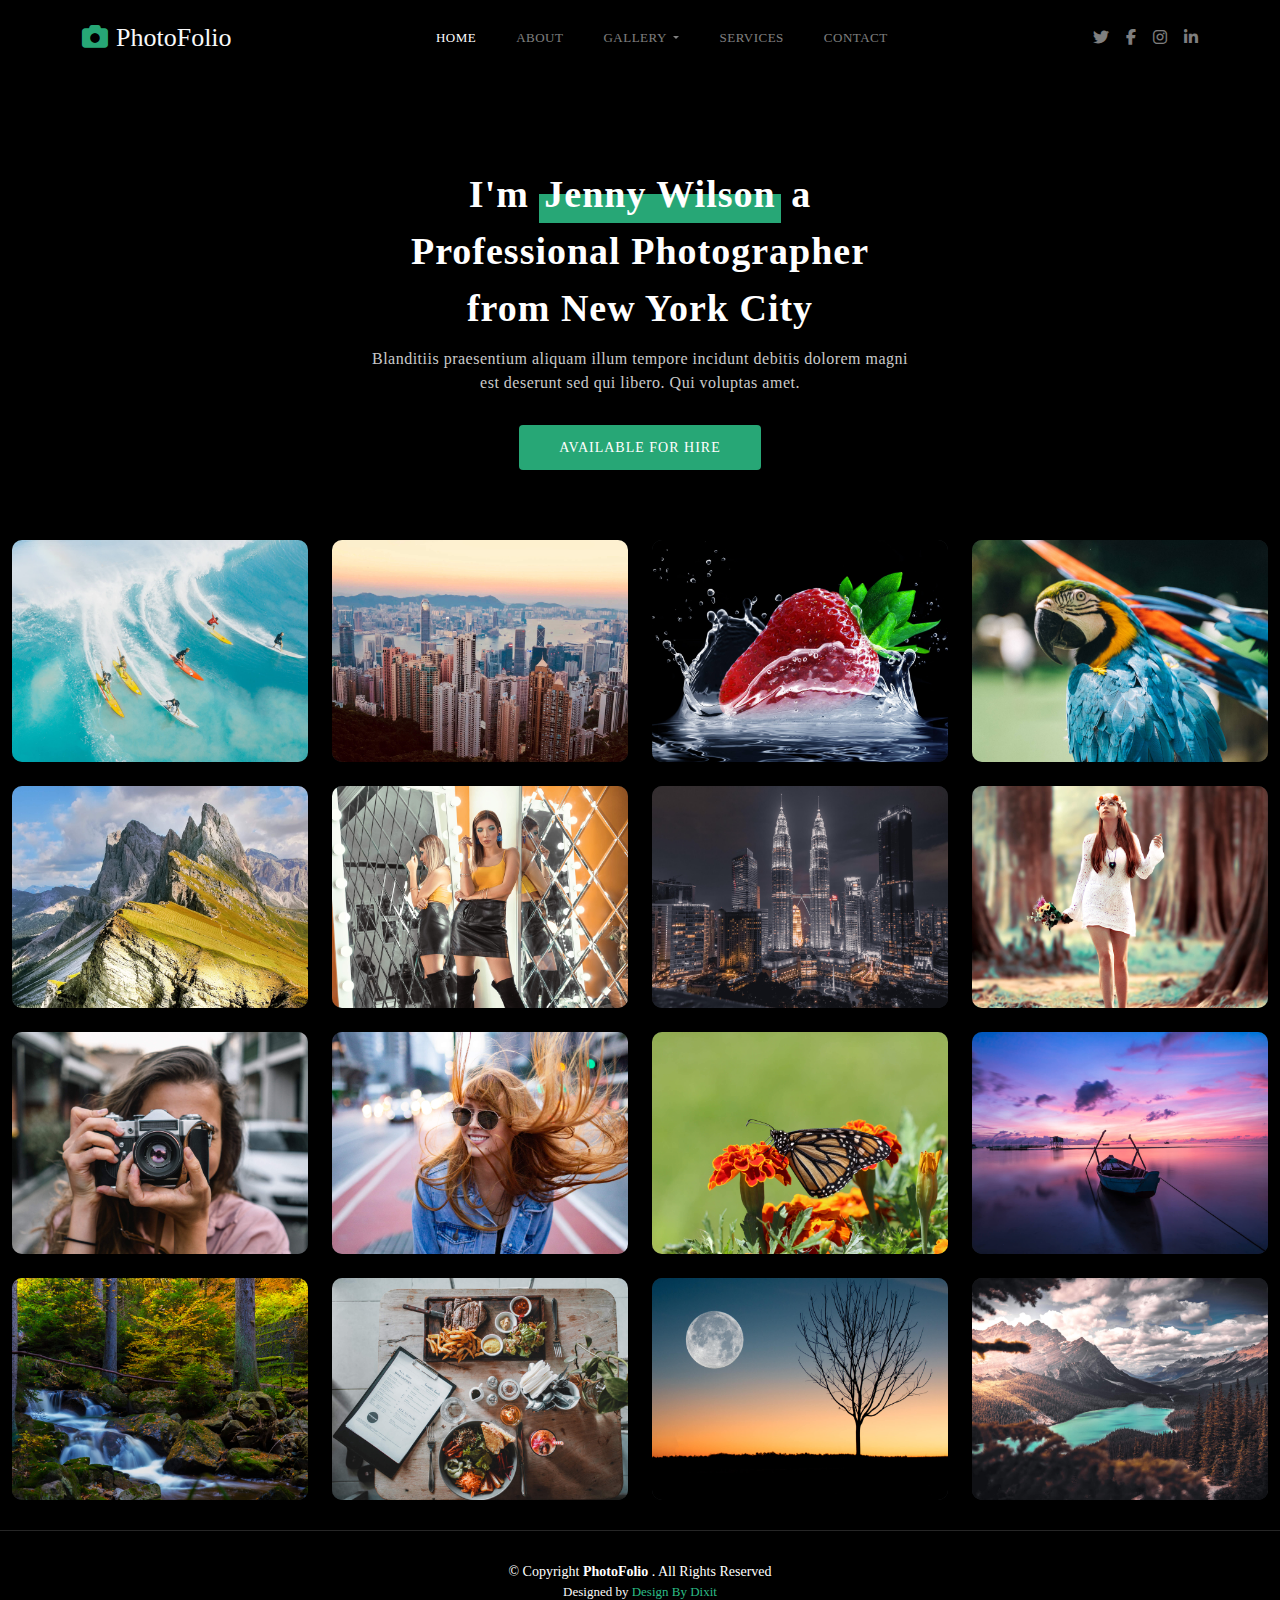
<file: index.html>
<!DOCTYPE html>
<html lang="en">

<head>
    <meta charset="UTF-8">
    <meta name="viewport" content="width=device-width, initial-scale=1.0">
    <title>Photofolio</title>

    <!-- bootstrap file  -->
    <link rel="stylesheet" href="css/bootstrap.min.css">

    <!-- font awesome link  -->
    <link rel="stylesheet" href="https://cdnjs.cloudflare.com/ajax/libs/font-awesome/6.4.2/css/all.min.css">

    <!-- main css file  -->
    <link rel="stylesheet" href="css/style.css">



</head>

<body style="background-color: black ">

    <button class="scrollToTopBtn">🢙</button>


    <header class="position-sticky top-0  z-index-99 bg-black">
        <div class="container-fluid  ">
            <div class="container">
                <div class="row ">
                    <div class="col-12">


                        <nav class="navbar navbar-expand-lg navbar-light">
                            <div class="container-fluid p-0">

                                <a class="navbar-brand logo text-light" href="index.html"><i
                                        class="fa-solid fa-camera me-2"></i></i>PhotoFolio</a>

                                <button class="navbar-toggler" type="button" data-bs-toggle="collapse"
                                    data-bs-target="#navbarSupportedContent" aria-controls="navbarSupportedContent"
                                    aria-expanded="false" aria-label="Toggle navigation">
                                    <span class="navbar-toggler-icon "><i class="fa-solid fa-bars"></i></span>
                                </button>

                                <div class="collapse navbar-collapse justify-content-center "
                                    id="navbarSupportedContent">
                                    <ul class="navbar-nav  mb-2 mb-lg-0 ">

                                        <li class="nav-item">
                                            <a class="nav-link active " style="color: white !important;"
                                                aria-current="page" href="">HOME</a>
                                        </li>

                                        <li class="nav-item">
                                            <a class="nav-link active hov" aria-current="page"
                                                href="about.html">ABOUT</a>
                                        </li>

                                        <li class="nav-item dropdown text-center ">
                                            <a class="nav-link dropdown-toggle hov" href="" id="navbarDropdown"
                                                role="button" data-bs-toggle="dropdown" aria-expanded="false">
                                                GALLERY
                                            </a>
                                            <ul class="dropdown-menu " aria-labelledby="navbarDropdown">
                                                <li><a class="dropdown-item" href="Nature.html">Nature</a></li>
                                                <li><a class="dropdown-item" href="Nature.html">People</a></li>
                                                <li><a class="dropdown-item" href="Nature.html">Architecture</a></li>
                                                <li><a class="dropdown-item" href="Nature.html">Animals</a></li>
                                                <li><a class="dropdown-item" href="Nature.html">Sports</a></li>
                                                <li><a class="dropdown-item" href="Nature.html">Travel</a></li>

                                            </ul>
                                        </li>

                                        <li class="nav-item">
                                            <a class="nav-link active hov" aria-current="page"
                                                href="Services.html">SERVICES</a>
                                        </li>

                                        <li class="nav-item">
                                            <a class="nav-link active hov" aria-current="page"
                                                href="Contact.html">CONTACT</a>
                                        </li>

                                    </ul>

                                </div>


                                <div class="header-social-icon">
                                    <ul class="d-flex p-0 m-0 justify-content-center">
                                        <li><a href="" class="hov"><i class="fa-brands fa-twitter"></i></a></li>
                                        <li><a href="" class="hov"><i class="fa-brands fa-facebook-f"></i></a></li>
                                        <li><a href="" class="hov"><i class="fa-brands fa-instagram"></i></a></li>
                                        <li><a href="" class="hov"><i class="fa-brands fa-linkedin-in"></i></a></li>
                                    </ul>
                                </div>

                            </div>
                        </nav>

                    </div>
                </div>
            </div>
        </div>
    </header>


    <section>
        <div class="container-fluid ">
            <div class="container">
                <div class="row justify-content-center">
                    <div class="col-lg-6">
                        <div class="hero text-center">
                            <h2>I'm <span>Jenny Wilson</span> a Professional Photographer from New York City</h2>
                            <p>Blanditiis praesentium aliquam illum tempore incidunt debitis dolorem magni est deserunt
                                sed qui libero. Qui voluptas amet.</p>
                            <a href="Contact.html" class="btn-get-start btn-5">Available for hire</a>
                        </div>
                    </div>
                </div>
            </div>
        </div>
    </section>


    <section>
        <div class="container-fluid">
            <div class="row gy-4 justify-content-center">

                <!-- 1 -->
                <div class="col-xl-3 col-lg-4 col-md-6 ">
                    <div class="gallery-item h-100">
                        <div class="card border-0 bg-dark">
                            <img src="img/gallery-1.jpg" class="card-img-top" alt="">

                            <div class="gallery-links d-flex align-items-center justify-content-center">
                                <a href="Gallery.html"><i class="fa-solid fa-link"></i></a>
                            </div>

                        </div>
                    </div>
                </div>

                <!-- 2 -->
                <div class="col-xl-3 col-lg-4 col-md-6 ">
                    <div class="gallery-item h-100">
                        <div class="card border-0 bg-dark">
                            <img src="img/gallery-2.jpg" class="card-img-top" alt="">

                            <div class="gallery-links d-flex align-items-center justify-content-center">
                                <a href="Gallery.html"><i class="fa-solid fa-link"></i></a>
                            </div>

                        </div>
                    </div>
                </div>

                <!-- 3 -->
                <div class="col-xl-3 col-lg-4 col-md-6 ">
                    <div class="gallery-item h-100">
                        <div class="card border-0 bg-dark">
                            <img src="img/gallery-3.jpg" class="card-img-top" alt="">

                            <div class="gallery-links d-flex align-items-center justify-content-center">
                                <a href="Gallery.html"><i class="fa-solid fa-link"></i></a>
                            </div>

                        </div>
                    </div>
                </div>

                <!-- 4 -->
                <div class="col-xl-3 col-lg-4 col-md-6 ">
                    <div class="gallery-item h-100">
                        <div class="card border-0 bg-dark">
                            <img src="img/gallery-4.jpg" class="card-img-top" alt="">

                            <div class="gallery-links d-flex align-items-center justify-content-center">
                                <a href="Gallery.html"><i class="fa-solid fa-link"></i></a>
                            </div>

                        </div>
                    </div>
                </div>


                <!-- 5 -->
                <div class="col-xl-3 col-lg-4 col-md-6 ">
                    <div class="gallery-item h-100">
                        <div class="card border-0 bg-dark">
                            <img src="img/gallery-5.jpg" class="card-img-top" alt="">

                            <div class="gallery-links d-flex align-items-center justify-content-center">
                                <a href="Gallery.html"><i class="fa-solid fa-link"></i></a>
                            </div>

                        </div>
                    </div>
                </div>

                <!-- 6 -->
                <div class="col-xl-3 col-lg-4 col-md-6 ">
                    <div class="gallery-item h-100">
                        <div class="card border-0 bg-dark">
                            <img src="img/gallery-6.jpg" class="card-img-top" alt="">

                            <div class="gallery-links d-flex align-items-center justify-content-center">
                                <a href=""><i class="fa-solid fa-link"></i></a>
                            </div>

                        </div>
                    </div>
                </div>

                <!-- 7 -->
                <div class="col-xl-3 col-lg-4 col-md-6 ">
                    <div class="gallery-item h-100">
                        <div class="card border-0 bg-dark">
                            <img src="img/gallery-7.jpg" class="card-img-top" alt="">

                            <div class="gallery-links d-flex align-items-center justify-content-center">
                                <a href="Gallery.html"><i class="fa-solid fa-link"></i></a>
                            </div>

                        </div>
                    </div>
                </div>

                <!-- 8 -->
                <div class="col-xl-3 col-lg-4 col-md-6 ">
                    <div class="gallery-item h-100">
                        <div class="card border-0 bg-dark">
                            <img src="img/gallery-8.jpg" class="card-img-top" alt="">

                            <div class="gallery-links d-flex align-items-center justify-content-center">
                                <a href="Gallery.html"><i class="fa-solid fa-link"></i></a>
                            </div>

                        </div>
                    </div>
                </div>


                <!-- 9 -->
                <div class="col-xl-3 col-lg-4 col-md-6 ">
                    <div class="gallery-item h-100">
                        <div class="card border-0 bg-dark">
                            <img src="img/gallery-9.jpg" class="card-img-top" alt="">

                            <div class="gallery-links d-flex align-items-center justify-content-center">
                                <a href="Gallery.html"><i class="fa-solid fa-link"></i></a>
                            </div>

                        </div>
                    </div>
                </div>

                <!-- 10 -->
                <div class="col-xl-3 col-lg-4 col-md-6 ">
                    <div class="gallery-item h-100">
                        <div class="card border-0 bg-dark">
                            <img src="img/gallery-10.jpg" class="card-img-top" alt="">

                            <div class="gallery-links d-flex align-items-center justify-content-center">
                                <a href="Gallery.html"><i class="fa-solid fa-link"></i></a>
                            </div>

                        </div>
                    </div>
                </div>

                <!-- 11 -->
                <div class="col-xl-3 col-lg-4 col-md-6">
                    <div class="gallery-item h-100">
                        <div class="card border-0 bg-dark">
                            <img src="img/gallery-11.jpg" class="card-img-top" alt="">

                            <div class="gallery-links d-flex align-items-center justify-content-center">
                                <a href="Gallery.html"><i class="fa-solid fa-link"></i></a>
                            </div>

                        </div>
                    </div>
                </div>

                <!-- 12 -->
                <div class="col-xl-3 col-lg-4 col-md-6 ">
                    <div class="gallery-item h-100">
                        <div class="card border-0 bg-dark">
                            <img src="img/gallery-12.jpg" class="card-img-top" alt="">

                            <div class="gallery-links d-flex align-items-center justify-content-center">
                                <a href="Gallery.html"><i class="fa-solid fa-link"></i></a>
                            </div>

                        </div>
                    </div>
                </div>


                <!-- 13 -->
                <div class="col-xl-3 col-lg-4 col-md-6">
                    <div class="gallery-item h-100">
                        <div class="card border-0 bg-dark">
                            <img src="img/gallery-13.jpg" class="card-img-top" alt="">

                            <div class="gallery-links d-flex align-items-center justify-content-center">
                                <a href="Gallery.html"><i class="fa-solid fa-link"></i></a>
                            </div>

                        </div>
                    </div>
                </div>

                <!-- 14 -->
                <div class="col-xl-3 col-lg-4 col-md-6 ">
                    <div class="gallery-item h-100">
                        <div class="card border-0 bg-dark">
                            <img src="img/gallery-14.jpg" class="card-img-top" alt="">

                            <div class="gallery-links d-flex align-items-center justify-content-center">
                                <a href="Gallery.html"><i class="fa-solid fa-link"></i></a>
                            </div>

                        </div>
                    </div>
                </div>

                <!-- 15 -->
                <div class="col-xl-3 col-lg-4 col-md-6 ">
                    <div class="gallery-item h-100">
                        <div class="card border-0 bg-dark">
                            <img src="img/gallery-15.jpg" class="card-img-top" alt="">

                            <div class="gallery-links d-flex align-items-center justify-content-center">
                                <a href="Gallery.html"><i class="fa-solid fa-link"></i></a>
                            </div>

                        </div>
                    </div>
                </div>

                <!-- 16 -->
                <div class="col-xl-3 col-lg-4 col-md-6 ">
                    <div class="gallery-item h-100">
                        <div class="card border-0 bg-dark">
                            <img src="img/gallery-16.jpg" class="card-img-top" alt="">

                            <div class="gallery-links d-flex align-items-center justify-content-center">
                                <a href="Gallery.html"><i class="fa-solid fa-link"></i></a>
                            </div>

                        </div>
                    </div>
                </div>


            </div>
        </div>
    </section>



    <footer>

        <div class="container-fluid">
            <div class="container">
                <div class="row text-center">

                    <div class="copyright">
                        © Copyright
                        <strong><span>PhotoFolio</span></strong>
                        . All Rights Reserved
                    </div>

                    <div class="credits text-light">
                        Designed by <a href="">Design By Dixit</a>
                    </div>

                </div>
            </div>
        </div>

    </footer>








    <!-- jquery main file -->
    <script src="js/jquery-min.js"></script>

    <!-- back to top  -->
    <script src="js/back to top.js"></script>

    <!-- bootstrap js file  -->
    <script src="js/bootstrap.bundle.js"></script>


</body>

</html>
</file>
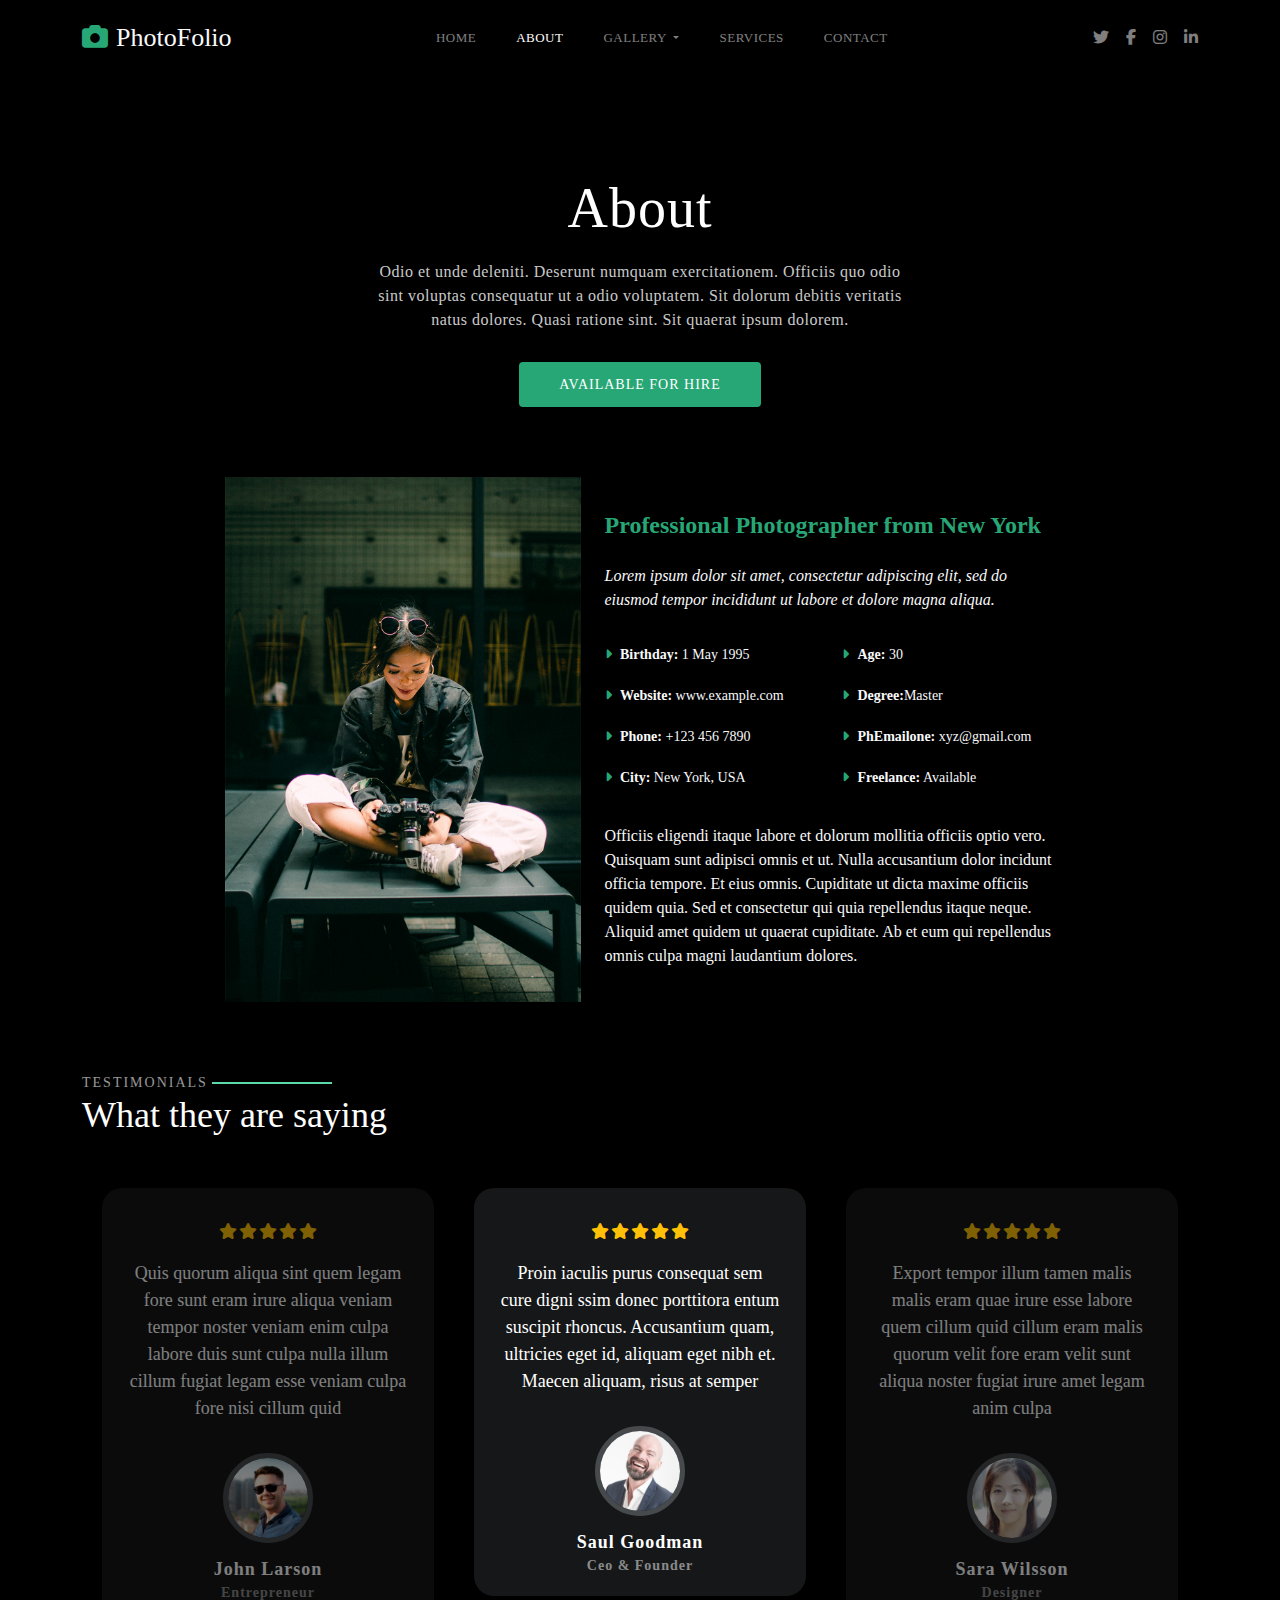
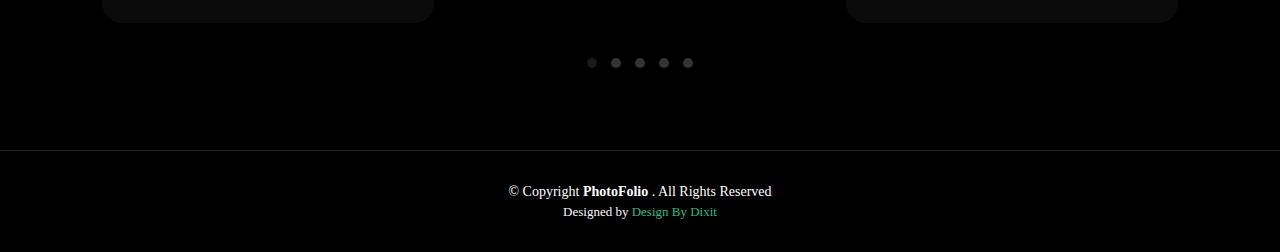
<file: about.html>
<!DOCTYPE html>
<html lang="en">

<head>
    <meta charset="UTF-8">
    <meta name="viewport" content="width=device-width, initial-scale=1.0">
    <title>Photofolio</title>

    <!-- bootstrap file  -->
    <link rel="stylesheet" href="css/bootstrap.min.css">

    <!-- font awesome link  -->
    <link rel="stylesheet" href="https://cdnjs.cloudflare.com/ajax/libs/font-awesome/6.4.2/css/all.min.css">

    <!-- main css file  -->
    <link rel="stylesheet" href="css/style.css">


    <!-- owl carousel  -->
    <link rel="stylesheet" href="css/owl.carousel.min.css">
    <link rel="stylesheet" href="css/owl.theme.green.min.css">

</head>

<body style="background-color: black ">

    <button class="scrollToTopBtn">🢙</button>

    <header class="position-sticky top-0  z-index-99 bg-black ">
        <div class="container-fluid  ">
            <div class="container">
                <div class="row ">
                    <div class="col-12">


                        <nav class="navbar navbar-expand-lg navbar-light">
                            <div class="container-fluid p-0">

                                <a class="navbar-brand logo text-light" href="index.html"><i
                                        class="fa-solid fa-camera me-2"></i></i>PhotoFolio</a>

                                <button class="navbar-toggler" type="button" data-bs-toggle="collapse"
                                    data-bs-target="#navbarSupportedContent" aria-controls="navbarSupportedContent"
                                    aria-expanded="false" aria-label="Toggle navigation">
                                    <span class="navbar-toggler-icon "><i class="fa-solid fa-bars"></i></span>
                                </button>

                                <div class="collapse navbar-collapse justify-content-center "
                                    id="navbarSupportedContent">
                                    <ul class="navbar-nav  mb-2 mb-lg-0 ">

                                        <li class="nav-item">
                                            <a class="nav-link active hov " aria-current="page"
                                                href="index.html">HOME</a>
                                        </li>

                                        <li class="nav-item">
                                            <a class="nav-link active hov" aria-current="page"
                                                style="color: white !important;" href="about.html">ABOUT</a>
                                        </li>

                                        <li class="nav-item dropdown text-center ">
                                            <a class="nav-link dropdown-toggle hov" href="" id="navbarDropdown"
                                                role="button" data-bs-toggle="dropdown" aria-expanded="false">
                                                GALLERY
                                            </a>
                                            <ul class="dropdown-menu " aria-labelledby="navbarDropdown">
                                                <li><a class="dropdown-item" href="Nature.html">Nature</a></li>
                                                <li><a class="dropdown-item" href="Nature.html">People</a></li>
                                                <li><a class="dropdown-item" href="Nature.html">Architecture</a></li>
                                                <li><a class="dropdown-item" href="Nature.html">Animals</a></li>
                                                <li><a class="dropdown-item" href="Nature.html">Sports</a></li>
                                                <li><a class="dropdown-item" href="Nature.html">Travel</a></li>

                                            </ul>
                                        </li>

                                        <li class="nav-item">
                                            <a class="nav-link active hov" aria-current="page"
                                                href="Services.html">SERVICES</a>
                                        </li>

                                        <li class="nav-item">
                                            <a class="nav-link active hov" aria-current="page"
                                                href="Contact.html">CONTACT</a>
                                        </li>

                                    </ul>

                                </div>


                                <div class="header-social-icon">
                                    <ul class="d-flex p-0 m-0 justify-content-center">
                                        <li><a href="" class="hov"><i class="fa-brands fa-twitter"></i></a></li>
                                        <li><a href="" class="hov"><i class="fa-brands fa-facebook-f"></i></a></li>
                                        <li><a href="" class="hov"><i class="fa-brands fa-instagram"></i></a></li>
                                        <li><a href="" class="hov"><i class="fa-brands fa-linkedin-in"></i></a></li>
                                    </ul>
                                </div>

                            </div>
                        </nav>

                    </div>
                </div>
            </div>
        </div>
    </header>

    <section>
        <div class="container-fluid">
            <div class="container">
                <div class="row justify-content-center">
                    <div class="col-lg-6">
                        <div class="hero text-center">
                            <div class="page-header">
                                <h2>About</h2>
                                <p>Odio et unde deleniti. Deserunt numquam exercitationem. Officiis quo odio sint
                                    voluptas
                                    consequatur ut a odio voluptatem. Sit dolorum debitis veritatis natus dolores. Quasi
                                    ratione sint. Sit quaerat ipsum dolorem.</p>
                                <a href="Contact.html" class="btn-get-start btn-5">Available for hire</a>
                            </div>

                        </div>
                    </div>
                </div>
            </div>
        </div>
    </section>




    <section>
        <div class="container-fluid">
            <div class="container">
                <div class="row justify-content-center align-items-center">

                    <div class="col-lg-4 ">
                        <img src="img/about/profile-img.jpg" alt="" width="100%">
                    </div>

                    <div class="col-lg-5 ">
                        <div class="content">
                            <h2>Professional Photographer from New York</h2>
                            <p class="fst-italic py-3 text-light"> Lorem ipsum dolor sit amet, consectetur adipiscing
                                elit, sed do
                                eiusmod tempor incididunt ut labore et dolore magna aliqua.</p>

                            <div class="row ">
                                <div class="col-lg-6 info">
                                    <ul class="p-0 m-0 text-light">
                                        <li class="font-14"><i class="fa-solid fa-caret-right"></i>
                                            <strong>Birthday:</strong> <span>1
                                                May 1995</span>
                                        </li>

                                        <li class="font-14"><i class="fa-solid fa-caret-right"></i>
                                            <strong>Website:</strong>
                                            <span>www.example.com</span>
                                        </li>

                                        <li class="font-14"><i class="fa-solid fa-caret-right"></i>
                                            <strong>Phone:</strong> <span>+123
                                                456 7890</span>
                                        </li>

                                        <li class="font-14"><i class="fa-solid fa-caret-right"></i>
                                            <strong>City:</strong> <span>New
                                                York, USA</span>
                                        </li>
                                    </ul>
                                </div>


                                <div class="col-lg-6 info">
                                    <ul class="p-0 m-0 text-light">
                                        <li class="font-14"><i class="fa-solid fa-caret-right"></i>
                                            <strong>Age:</strong> <span>30</span>
                                        </li>

                                        <li class="font-14"><i class="fa-solid fa-caret-right"></i>
                                            <strong>Degree:</strong><span>Master</span>
                                        </li>

                                        <li class="font-14"><i class="fa-solid fa-caret-right"></i>
                                            <strong>PhEmailone:</strong> <span>xyz@gmail.com</span>
                                        </li>

                                        <li class="font-14"><i class="fa-solid fa-caret-right"></i>
                                            <strong>Freelance:</strong> <span>Available</span>
                                        </li>
                                    </ul>
                                </div>

                            </div>

                            <p class="pt-3 m-0 text-light ">
                                Officiis eligendi itaque labore et dolorum mollitia officiis optio vero. Quisquam sunt
                                adipisci omnis et ut. Nulla accusantium dolor incidunt officia tempore. Et eius omnis.
                                Cupiditate ut dicta maxime officiis quidem quia. Sed et consectetur qui quia repellendus
                                itaque neque. Aliquid amet quidem ut quaerat cupiditate. Ab et eum qui repellendus omnis
                                culpa magni laudantium dolores.
                            </p>

                        </div>
                    </div>

                </div>
            </div>
        </div>
    </section>


    <section class="mt-80">

        <div class="container-fluid">
            <div class="container">
                <div class="row">
                    <div class="section-header">
                        <h2>Testimonials</h2>
                        <p>What they are saying</p>

                        <div class="gtco-testimonials">
                            <div class="owl-carousel owl-carousel1 owl-theme">

                                <!-- 1 -->
                                <div>
                                    <div class="card text-center">
                                        <div class="card-body">
                                            <ul class="p-0 m-0 d-flex justify-content-center py-3">
                                                <li><i class="fa-solid fa-star"></i></li>
                                                <li><i class="fa-solid fa-star"></i></li>
                                                <li><i class="fa-solid fa-star"></i></li>
                                                <li><i class="fa-solid fa-star"></i></li>
                                                <li><i class="fa-solid fa-star"></i></li>
                                            </ul>

                                            <p class="card-text">Proin iaculis purus consequat sem cure digni ssim
                                                donec porttitora entum suscipit rhoncus. Accusantium quam, ultricies
                                                eget id, aliquam eget nibh et. Maecen aliquam, risus at semper</p>
                                            <img class="card-img-top" src="img/testimonial/testimonials-1.jpg" alt="">
                                            <h5 class="mt-3">Saul Goodman<br />
                                                <span>Ceo & Founder</span>
                                            </h5>
                                        </div>
                                    </div>
                                </div>

                                <!-- 2 -->
                                <div>
                                    <div class="card text-center">
                                        <div class="card-body">

                                            <ul class="p-0 m-0 d-flex justify-content-center py-3">
                                                <li><i class="fa-solid fa-star"></i></li>
                                                <li><i class="fa-solid fa-star"></i></li>
                                                <li><i class="fa-solid fa-star"></i></li>
                                                <li><i class="fa-solid fa-star"></i></li>
                                                <li><i class="fa-solid fa-star"></i></li>
                                            </ul>

                                            <p class="card-text">Export tempor illum tamen malis malis eram quae irure
                                                esse labore quem cillum quid cillum eram malis quorum velit fore eram
                                                velit sunt aliqua noster fugiat irure amet legam anim culpa</p>
                                            <img class="card-img-top" src="img/testimonial/testimonials-2.jpg" alt="">
                                            <h5 class="mt-3">Sara Wilsson<br />
                                                <span>Designer</span>
                                            </h5>
                                        </div>
                                    </div>
                                </div>

                                <!-- 3 -->
                                <div>
                                    <div class="card text-center">
                                        <div class="card-body">

                                            <ul class="p-0 m-0 d-flex justify-content-center py-3">
                                                <li><i class="fa-solid fa-star"></i></li>
                                                <li><i class="fa-solid fa-star"></i></li>
                                                <li><i class="fa-solid fa-star"></i></li>
                                                <li><i class="fa-solid fa-star"></i></li>
                                                <li><i class="fa-solid fa-star"></i></li>
                                            </ul>

                                            <p class="card-text">Enim nisi quem export duis labore cillum quae magna
                                                enim sint quorum nulla quem veniam duis minim tempor labore quem eram
                                                duis noster aute amet eram fore quis sint minim.</p>
                                            <img class="card-img-top" src="img/testimonial/testimonials-3.jpg" alt="">
                                            <h5 class="mt-3">Jena Karlis<br />
                                                <span>Store Owner</span>
                                            </h5>
                                        </div>
                                    </div>
                                </div>

                                <!-- 4 -->
                                <div>
                                    <div class="card text-center">
                                        <div class="card-body">

                                            <ul class="p-0 m-0 d-flex justify-content-center py-3">
                                                <li><i class="fa-solid fa-star"></i></li>
                                                <li><i class="fa-solid fa-star"></i></li>
                                                <li><i class="fa-solid fa-star"></i></li>
                                                <li><i class="fa-solid fa-star"></i></li>
                                                <li><i class="fa-solid fa-star"></i></li>
                                            </ul>

                                            <p class="card-text">Fugiat enim eram quae cillum dolore dolor amet nulla
                                                culpa multos export minim fugiat minim velit minim dolor enim duis
                                                veniam ipsum anim magna sunt elit fore quem dolore labore illum veniam
                                            </p>
                                            <img class="card-img-top" src="img/testimonial/testimonials-4.jpg" alt="">
                                            <h5 class="mt-3">Matt Brandon<br />
                                                <span>Freelancer</span>
                                            </h5>
                                        </div>
                                    </div>
                                </div>

                                <!-- 5 -->
                                <div>
                                    <div class="card text-center">
                                        <div class="card-body">
                                            <ul class="p-0 m-0 d-flex justify-content-center py-3">
                                                <li><i class="fa-solid fa-star"></i></li>
                                                <li><i class="fa-solid fa-star"></i></li>
                                                <li><i class="fa-solid fa-star"></i></li>
                                                <li><i class="fa-solid fa-star"></i></li>
                                                <li><i class="fa-solid fa-star"></i></li>
                                            </ul>

                                            <p class="card-text">Quis quorum aliqua sint quem legam fore sunt eram
                                                irure aliqua veniam tempor noster veniam enim culpa labore duis sunt
                                                culpa nulla illum cillum fugiat legam esse veniam culpa fore nisi cillum
                                                quid</p>
                                            <img class="card-img-top" src="img/testimonial/testimonials-5.jpg" alt="">
                                            <h5 class="mt-3">John Larson<br />
                                                <span>Entrepreneur</span>
                                            </h5>
                                        </div>
                                    </div>
                                </div>


                            </div>
                        </div>
                    </div>
                </div>
            </div>
        </div>
        </div>

    </section>




    <footer>

        <div class="container-fluid">
            <div class="container">
                <div class="row text-center">

                    <div class="copyright">
                        © Copyright
                        <strong><span>PhotoFolio</span></strong>
                        . All Rights Reserved
                    </div>

                    <div class="credits text-light">
                        Designed by <a href="">Design By Dixit</a>
                    </div>

                </div>
            </div>
        </div>

    </footer>








    <!-- jquery main file -->
    <script src="js/jquery-min.js"></script>

    <!-- owl carousel -->
    <script src="js/owl.carousel.min.js"></script>

    <!-- testimonial -->
    <script src="js/testimonial.js"></script>

    <!-- back to top  -->
    <script src="js/back to top.js"></script>

    <!-- bootstrap js file  -->
    <script src="js/bootstrap.bundle.js"></script>

</body>

</html>
</file>
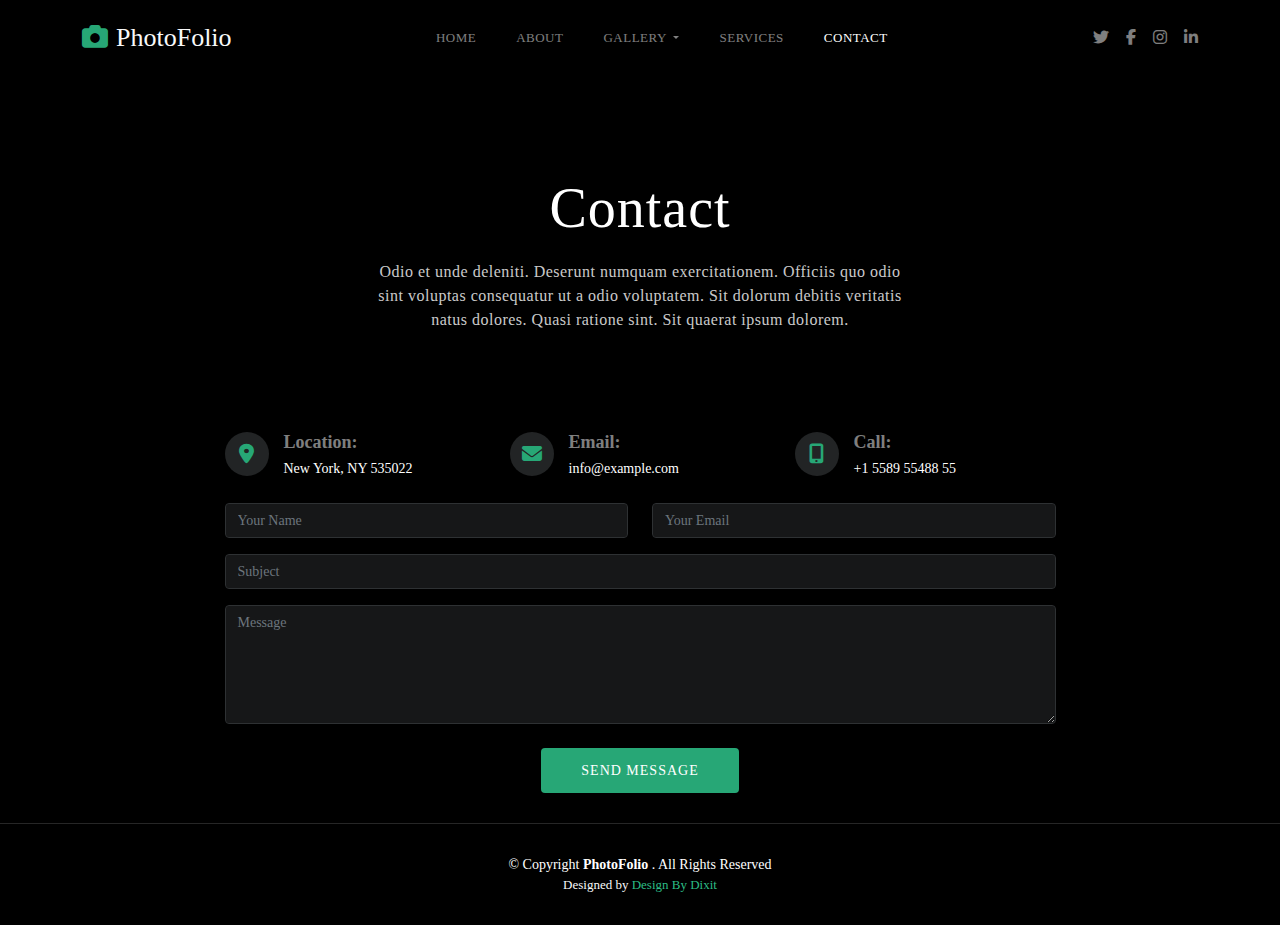
<file: Contact.html>
<!DOCTYPE html>
<html lang="en">

<head>
    <meta charset="UTF-8">
    <meta name="viewport" content="width=device-width, initial-scale=1.0">
    <title>Photofolio</title>

    <!-- bootstrap file  -->
    <link rel="stylesheet" href="css/bootstrap.min.css">

    <!-- font awesome link  -->
    <link rel="stylesheet" href="https://cdnjs.cloudflare.com/ajax/libs/font-awesome/6.4.2/css/all.min.css">

    <!-- main css file  -->
    <link rel="stylesheet" href="css/style.css">


</head>

<body style="background-color: black ">

    <button class="scrollToTopBtn">🢙</button>

    <header class="position-sticky top-0  z-index-99 bg-black">
        <div class="container-fluid  ">
            <div class="container">
                <div class="row ">
                    <div class="col-12">


                        <nav class="navbar navbar-expand-lg navbar-light ">
                            <div class="container-fluid p-0">

                                <a class="navbar-brand logo text-light" href="index.html"><i
                                        class="fa-solid fa-camera me-2"></i></i>PhotoFolio</a>

                                <button class="navbar-toggler" type="button" data-bs-toggle="collapse"
                                    data-bs-target="#navbarSupportedContent" aria-controls="navbarSupportedContent"
                                    aria-expanded="false" aria-label="Toggle navigation">
                                    <span class="navbar-toggler-icon "><i class="fa-solid fa-bars"></i></span>
                                </button>

                                <div class="collapse navbar-collapse justify-content-center "
                                    id="navbarSupportedContent">
                                    <ul class="navbar-nav  mb-2 mb-lg-0 ">

                                        <li class="nav-item">
                                            <a class="nav-link active hov " aria-current="page"
                                                href="index.html">HOME</a>
                                        </li>

                                        <li class="nav-item">
                                            <a class="nav-link active hov" aria-current="page"
                                                href="about.html">ABOUT</a>
                                        </li>

                                        <li class="nav-item dropdown text-center ">
                                            <a class="nav-link dropdown-toggle hov" href="Nature.html"
                                                id="navbarDropdown" role="button" data-bs-toggle="dropdown"
                                                aria-expanded="false">
                                                GALLERY
                                            </a>
                                            <ul class="dropdown-menu " aria-labelledby="navbarDropdown">
                                                <li><a class="dropdown-item" href="Nature.html">Nature</a></li>
                                                <li><a class="dropdown-item" href="Nature.html">People</a></li>
                                                <li><a class="dropdown-item" href="Nature.html">Architecture</a></li>
                                                <li><a class="dropdown-item" href="Nature.html">Animals</a></li>
                                                <li><a class="dropdown-item" href="Nature.html">Sports</a></li>
                                                <li><a class="dropdown-item" href="Nature.html">Travel</a></li>

                                            </ul>
                                        </li>

                                        <li class="nav-item">
                                            <a class="nav-link active hov" aria-current="page"
                                                href="Services.html">SERVICES </a>
                                        </li>

                                        <li class="nav-item">
                                            <a class="nav-link active hov" style="color: white !important;"
                                                aria-current="page" href="Contact.html">CONTACT</a>
                                        </li>

                                    </ul>

                                </div>


                                <div class="header-social-icon">
                                    <ul class="d-flex p-0 m-0 justify-content-center">
                                        <li><a href="" class="hov"><i class="fa-brands fa-twitter"></i></a></li>
                                        <li><a href="" class="hov"><i class="fa-brands fa-facebook-f"></i></a></li>
                                        <li><a href="" class="hov"><i class="fa-brands fa-instagram"></i></a></li>
                                        <li><a href="" class="hov"><i class="fa-brands fa-linkedin-in"></i></a></li>
                                    </ul>
                                </div>

                            </div>
                        </nav>

                    </div>
                </div>
            </div>
        </div>
    </header>

    <section>
        <div class="container-fluid ">
            <div class="container">
                <div class="row justify-content-center">
                    <div class="col-lg-6">
                        <div class="hero text-center">
                            <div class="page-header">
                                <h2>Contact</h2>
                                <p>Odio et unde deleniti. Deserunt numquam exercitationem. Officiis quo odio sint
                                    voluptas consequatur ut a odio voluptatem. Sit dolorum debitis veritatis natus
                                    dolores. Quasi ratione sint. Sit quaerat ipsum dolorem.</p>
                            </div>

                        </div>
                    </div>
                </div>
            </div>
        </div>
    </section>



    <section>
        <div class="container-fluid">
            <div class="container">

                <div class="row gy-4 justify-content-center">
                    <!-- 1 -->
                    <div class="col-lg-3 ">
                        <div class="info-item d-flex">
                            <i class="fa-solid fa-location-dot"></i>
                            <div>
                                <h4>Location:</h4>
                                <p>New York, NY 535022</p>
                            </div>
                        </div>
                    </div>


                    <!-- 2 -->
                    <div class="col-lg-3 ">
                        <div class="info-item d-flex">
                            <i class="fa-solid fa-envelope"></i>
                            <div>
                                <h4>Email:</h4>
                                <p>info@example.com</p>
                            </div>
                        </div>
                    </div>

                    <!-- 3 -->
                    <div class="col-lg-3 ">
                        <div class="info-item d-flex">
                            <i class="fa-solid fa-mobile-screen-button"></i>
                            <div>
                                <h4>Call:</h4>
                                <p>+1 5589 55488 55</p>
                            </div>
                        </div>
                    </div>
                </div>


                <div class="row justify-content-center mt-4 " >
                    <div class="col-lg-9">
                        <form action="forms/contact.php" method="post" role="form" class="php-email-form text-center">
                            <div class="row ">
                                <div class="col-md-6 form-group">
                                    <input type="text" class="form-control" placeholder="Your Name">
                                </div>
                                <div class="col-md-6 form-group mt-3 mt-md-0">
                                    <input type="email" class="form-control" placeholder="Your Email">
                                </div>
                            </div>
                            <div class="form-group mt-3">
                                <input type="text" class="form-control" placeholder="Subject">
                            </div>
                            <div class="form-group mt-3">
                                <textarea class="form-control" rows="5" placeholder="Message"></textarea>
                            </div>

                            <a href="" class="btn-get-start btn-5 mt-4">Send Message</a>

                        </form>
                    </div>
                </div>


            </div>
        </div>
    </section>


    <footer>

        <div class="container-fluid">
            <div class="container">
                <div class="row text-center">

                    <div class="copyright">
                        © Copyright
                        <strong><span>PhotoFolio</span></strong>
                        . All Rights Reserved
                    </div>

                    <div class="credits text-light">
                        Designed by <a href="">Design By Dixit</a>
                    </div>

                </div>
            </div>
        </div>

    </footer>

    <!-- jquery main file -->
    <script src="js/jquery-min.js"></script>



    <!-- back to top  -->
    <script src="js/back to top.js"></script>

    <!-- bootstrap js file  -->
    <script src="js/bootstrap.bundle.js"></script>
</body>

</html>
</file>
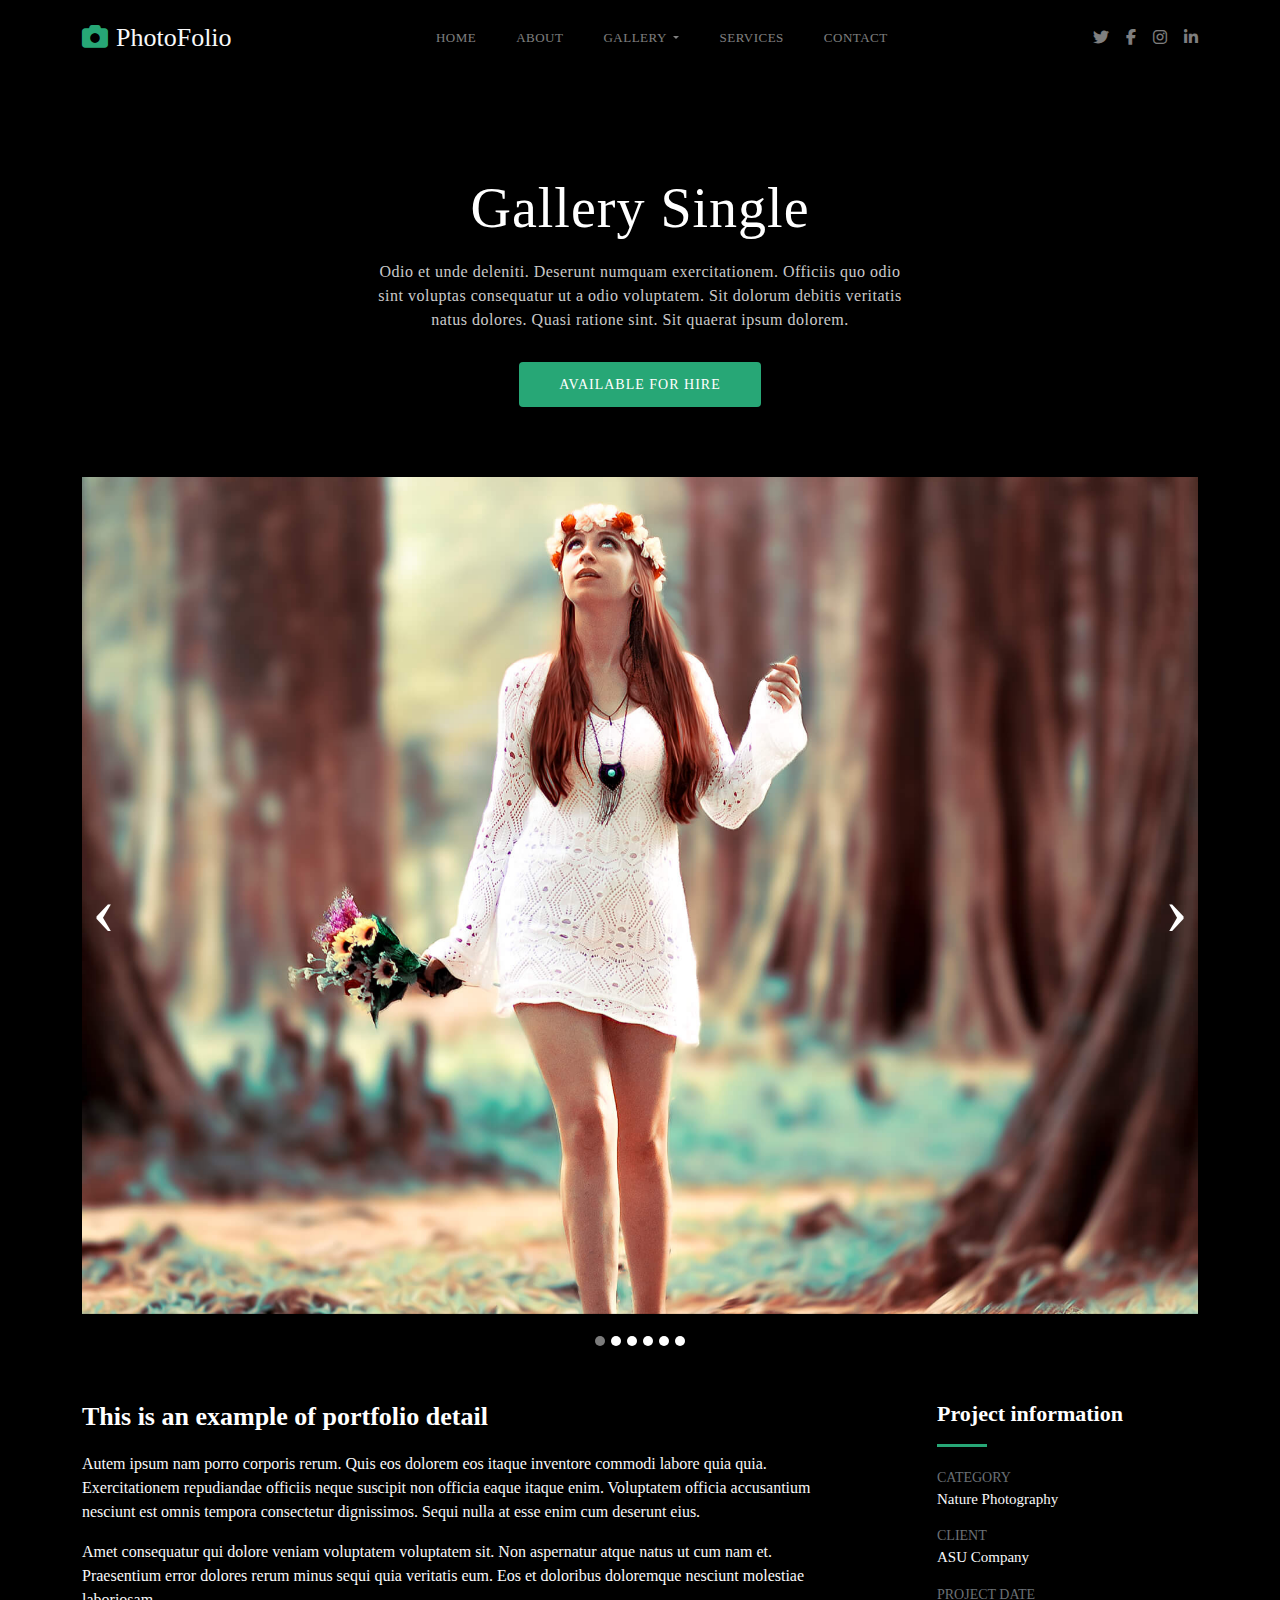
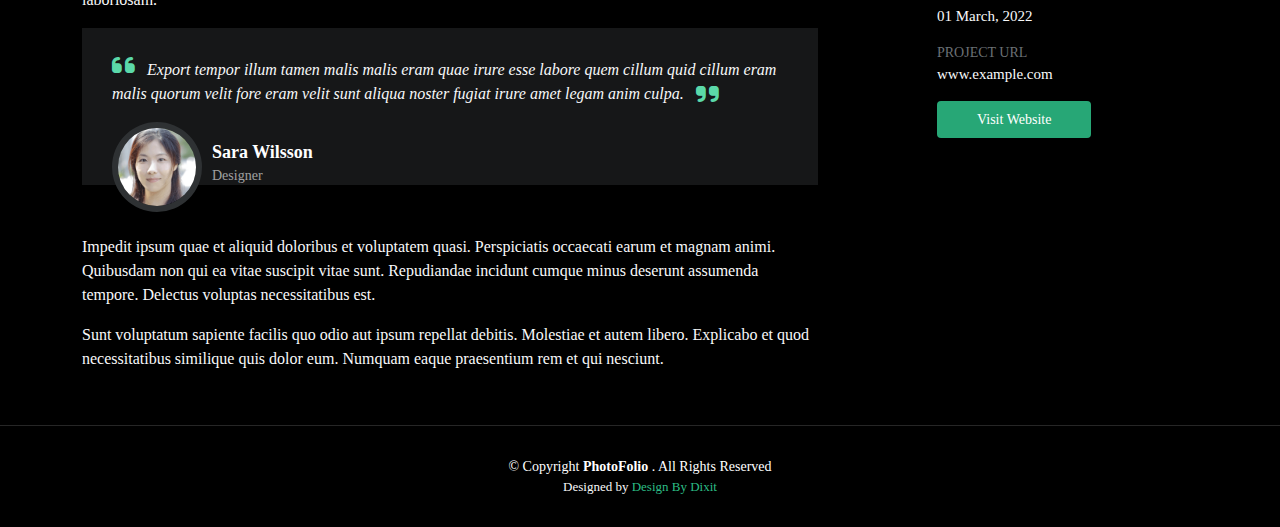
<file: Gallery.html>
<!DOCTYPE html>
<html lang="en">

<head>
    <meta charset="UTF-8">
    <meta name="viewport" content="width=device-width, initial-scale=1.0">
    <title>Photofolio</title>

    <!-- bootstrap file  -->
    <link rel="stylesheet" href="css/bootstrap.min.css">

    <!-- font awesome link  -->
    <link rel="stylesheet" href="https://cdnjs.cloudflare.com/ajax/libs/font-awesome/6.4.2/css/all.min.css">

    <!-- main css file  -->
    <link rel="stylesheet" href="css/style.css">

    <!-- slider css file -->
    <link rel="stylesheet" href="css/slider.css">

    <!-- owl carousel  -->
    <link rel="stylesheet" href="css/owl.carousel.min.css">
    <link rel="stylesheet" href="css/owl.theme.green.min.css">

</head>



<body style="background-color: black ">


    <button class="scrollToTopBtn">🢙</button>

    <header class="position-sticky top-0  z-index-99 bg-black">
        <div class="container-fluid  ">
            <div class="container">
                <div class="row ">
                    <div class="col-12">


                        <nav class="navbar navbar-expand-lg navbar-light">
                            <div class="container-fluid p-0">

                                <a class="navbar-brand logo text-light" href="index.html"><i
                                        class="fa-solid fa-camera me-2"></i></i>PhotoFolio</a>

                                <button class="navbar-toggler" type="button" data-bs-toggle="collapse"
                                    data-bs-target="#navbarSupportedContent" aria-controls="navbarSupportedContent"
                                    aria-expanded="false" aria-label="Toggle navigation">
                                    <span class="navbar-toggler-icon "><i class="fa-solid fa-bars"></i></span>
                                </button>

                                <div class="collapse navbar-collapse justify-content-center "
                                    id="navbarSupportedContent">
                                    <ul class="navbar-nav  mb-2 mb-lg-0 ">

                                        <li class="nav-item">
                                            <a class="nav-link active hov " aria-current="page"
                                                href="index.html">HOME</a>
                                        </li>

                                        <li class="nav-item">
                                            <a class="nav-link active hov" aria-current="page"
                                                href="about.html">ABOUT</a>
                                        </li>

                                        <li class="nav-item dropdown text-center ">
                                            <a class="nav-link dropdown-toggle hov" href="Nature.html"
                                                id="navbarDropdown" role="button" data-bs-toggle="dropdown"
                                                aria-expanded="false">
                                                GALLERY
                                            </a>
                                            <ul class="dropdown-menu " aria-labelledby="navbarDropdown">
                                                <li><a class="dropdown-item" href="Nature.html">Nature</a></li>
                                                <li><a class="dropdown-item" href="Nature.html">People</a></li>
                                                <li><a class="dropdown-item" href="Nature.html">Architecture</a></li>
                                                <li><a class="dropdown-item" href="Nature.html">Animals</a></li>
                                                <li><a class="dropdown-item" href="Nature.html">Sports</a></li>
                                                <li><a class="dropdown-item" href="Nature.html">Travel</a></li>

                                            </ul>
                                        </li>

                                        <li class="nav-item">
                                            <a class="nav-link active hov" aria-current="page"
                                                href="Services.html">SERVICES </a>
                                        </li>

                                        <li class="nav-item">
                                            <a class="nav-link active hov" aria-current="page"
                                                href="Contact.html">CONTACT</a>
                                        </li>

                                    </ul>

                                </div>


                                <div class="header-social-icon">
                                    <ul class="d-flex p-0 m-0 justify-content-center">
                                        <li><a href="" class="hov"><i class="fa-brands fa-twitter"></i></a></li>
                                        <li><a href="" class="hov"><i class="fa-brands fa-facebook-f"></i></a></li>
                                        <li><a href="" class="hov"><i class="fa-brands fa-instagram"></i></a></li>
                                        <li><a href="" class="hov"><i class="fa-brands fa-linkedin-in"></i></a></li>
                                    </ul>
                                </div>

                            </div>
                        </nav>

                    </div>
                </div>
            </div>
        </div>
    </header>

    <section>
        <div class="container-fluid ">
            <div class="container">
                <div class="row justify-content-center">
                    <div class="col-lg-6">
                        <div class="hero text-center">
                            <div class="page-header">
                                <h2>Gallery Single</h2>
                                <p>Odio et unde deleniti. Deserunt numquam exercitationem. Officiis quo odio sint
                                    voluptas
                                    consequatur ut a odio voluptatem. Sit dolorum debitis veritatis natus dolores. Quasi
                                    ratione sint. Sit quaerat ipsum dolorem.</p>
                                <a href="Contact.html" class="btn-get-start btn-5">Available for hire</a>
                            </div>

                        </div>
                    </div>
                </div>
            </div>
        </div>
    </section>



    <section>
        <div class="container-fluid">
            <div class="container">


                <div class="owl-slider ">
                    <div id="carousel" class="owl-carousel">
                        <div class="item">
                            <img src="img/gallery/gallery-8.jpg" alt="1000X1000">
                        </div>
                        <div class="item">
                            <img src="img/gallery/gallery-9.jpg" alt="">
                        </div>
                        <div class="item">
                            <img src="img/gallery/gallery-10.jpg" alt="">
                        </div>
                        <div class="item">
                            <img src="img/gallery/gallery-11.jpg" alt="">
                        </div>
                        <div class="item">
                            <img src="img/gallery/gallery-12.jpg" alt="">
                        </div>
                        <div class="item">
                            <img src="img/gallery/gallery-13.jpg" alt="">
                        </div>
                    </div>
                </div>


                <div class="row justify-content-between gy-4 mt-4 ">
                    <div class="col-lg-8">

                        <div class="portfolio-text">
                            <h2>This is an example of portfolio detail</h2>
                            <p class="p-0 mb-3 text-light">
                                Autem ipsum nam porro corporis rerum. Quis eos dolorem eos itaque inventore commodi
                                labore quia quia. Exercitationem repudiandae officiis neque suscipit non officia eaque
                                itaque enim. Voluptatem officia accusantium nesciunt est omnis tempora consectetur
                                dignissimos. Sequi nulla at esse enim cum deserunt eius.
                            </p>
                            <p class="p-0 mb-3 text-light">
                                Amet consequatur qui dolore veniam voluptatem voluptatem sit. Non aspernatur atque natus
                                ut cum nam et. Praesentium error dolores rerum minus sequi quia veritatis eum. Eos et
                                doloribus doloremque nesciunt molestiae laboriosam.
                            </p>
                        </div>

                        <div class="testimonial-box">
                            <p class="fst-italic text-light ">
                                <i class="fa-solid fa-quote-left pe-2"></i>
                                Export tempor illum tamen malis malis eram quae irure esse labore quem cillum quid
                                cillum eram malis quorum velit fore eram velit sunt aliqua noster fugiat irure amet
                                legam anim culpa.
                                <i class="fa-solid fa-quote-right ps-2"></i>
                            </p>

                            <div class="testimonials-img-girl d-flex ">
                                <img src="img/testimonial/testimonials-2.jpg" alt="">
                                <div>
                                    <h3>Sara Wilsson</h3>
                                    <h4>Designer</h4>
                                </div>
                            </div>


                        </div>
                        <p class="p-0 mb-3 text-light mt-2">
                            Impedit ipsum quae et aliquid doloribus et voluptatem quasi. Perspiciatis occaecati earum et
                            magnam animi. Quibusdam non qui ea vitae suscipit vitae sunt. Repudiandae incidunt cumque
                            minus deserunt assumenda tempore. Delectus voluptas necessitatibus est.

                        </p>
                        <p class="p-0 mb-4 text-light">
                            Sunt voluptatum sapiente facilis quo odio aut ipsum repellat debitis. Molestiae et autem
                            libero. Explicabo et quod necessitatibus similique quis dolor eum. Numquam eaque praesentium
                            rem et qui nesciunt.
                        </p>


                    </div>

                    <div class="col-lg-3">
                        <div class="portfolio-info">
                            <h3>Project information</h3>
                            <ul class="p-0 m-0 text-light">
                                <li>
                                    <strong>Category</strong>
                                    <span>Nature Photography</span>
                                </li>
                                <li>
                                    <strong>CLIENT</strong>
                                    <span>ASU Company</span>
                                </li>
                                <li>
                                    <strong>PROJECT DATE</strong>
                                    <span>01 March, 2022</span>
                                </li>
                                <li>
                                    <strong>PROJECT URL</strong>
                                    <span>www.example.com</span>
                                </li>
                                <a href="Gallery.html" class="Visit-Website btn-5">Visit Website</a>

                            </ul>
                        </div>
                    </div>


                </div>
            </div>
        </div>
    </section>





    <footer>

        <div class="container-fluid">
            <div class="container">
                <div class="row text-center">

                    <div class="copyright">
                        © Copyright
                        <strong><span>PhotoFolio</span></strong>
                        . All Rights Reserved
                    </div>

                    <div class="credits text-light">
                        Designed by <a href="">Design By Dixit</a>
                    </div>

                </div>
            </div>
        </div>

    </footer>








    <!-- jquery main file -->
    <script src="js/jquery-min.js"></script>

    <!-- back to top  -->
    <script src="js/back to top.js"></script>

    <!-- owl carousel -->
    <script src="js/owl.carousel.min.js"></script>


    <script>
        jQuery("#carousel").owlCarousel({
            autoplay: true,
            rewind: true, /* use rewind if you don't want loop */
            margin: 20,
            /*
           animateOut: 'fadeOut',
           animateIn: 'fadeIn',
           */
            responsiveClass: true,
            autoHeight: true,
            autoplayTimeout: 7000,
            smartSpeed: 800,
            nav: true,
            responsive: {
                0: {
                    items: 1
                },

                600: {
                    items: 1
                },

                1024: {
                    items: 1
                },

                1366: {
                    items: 1
                }
            }
        });
    </script>

    <!-- bootstrap js file  -->
    <script src="js/bootstrap.bundle.js"></script>
</body>

</html>
</file>
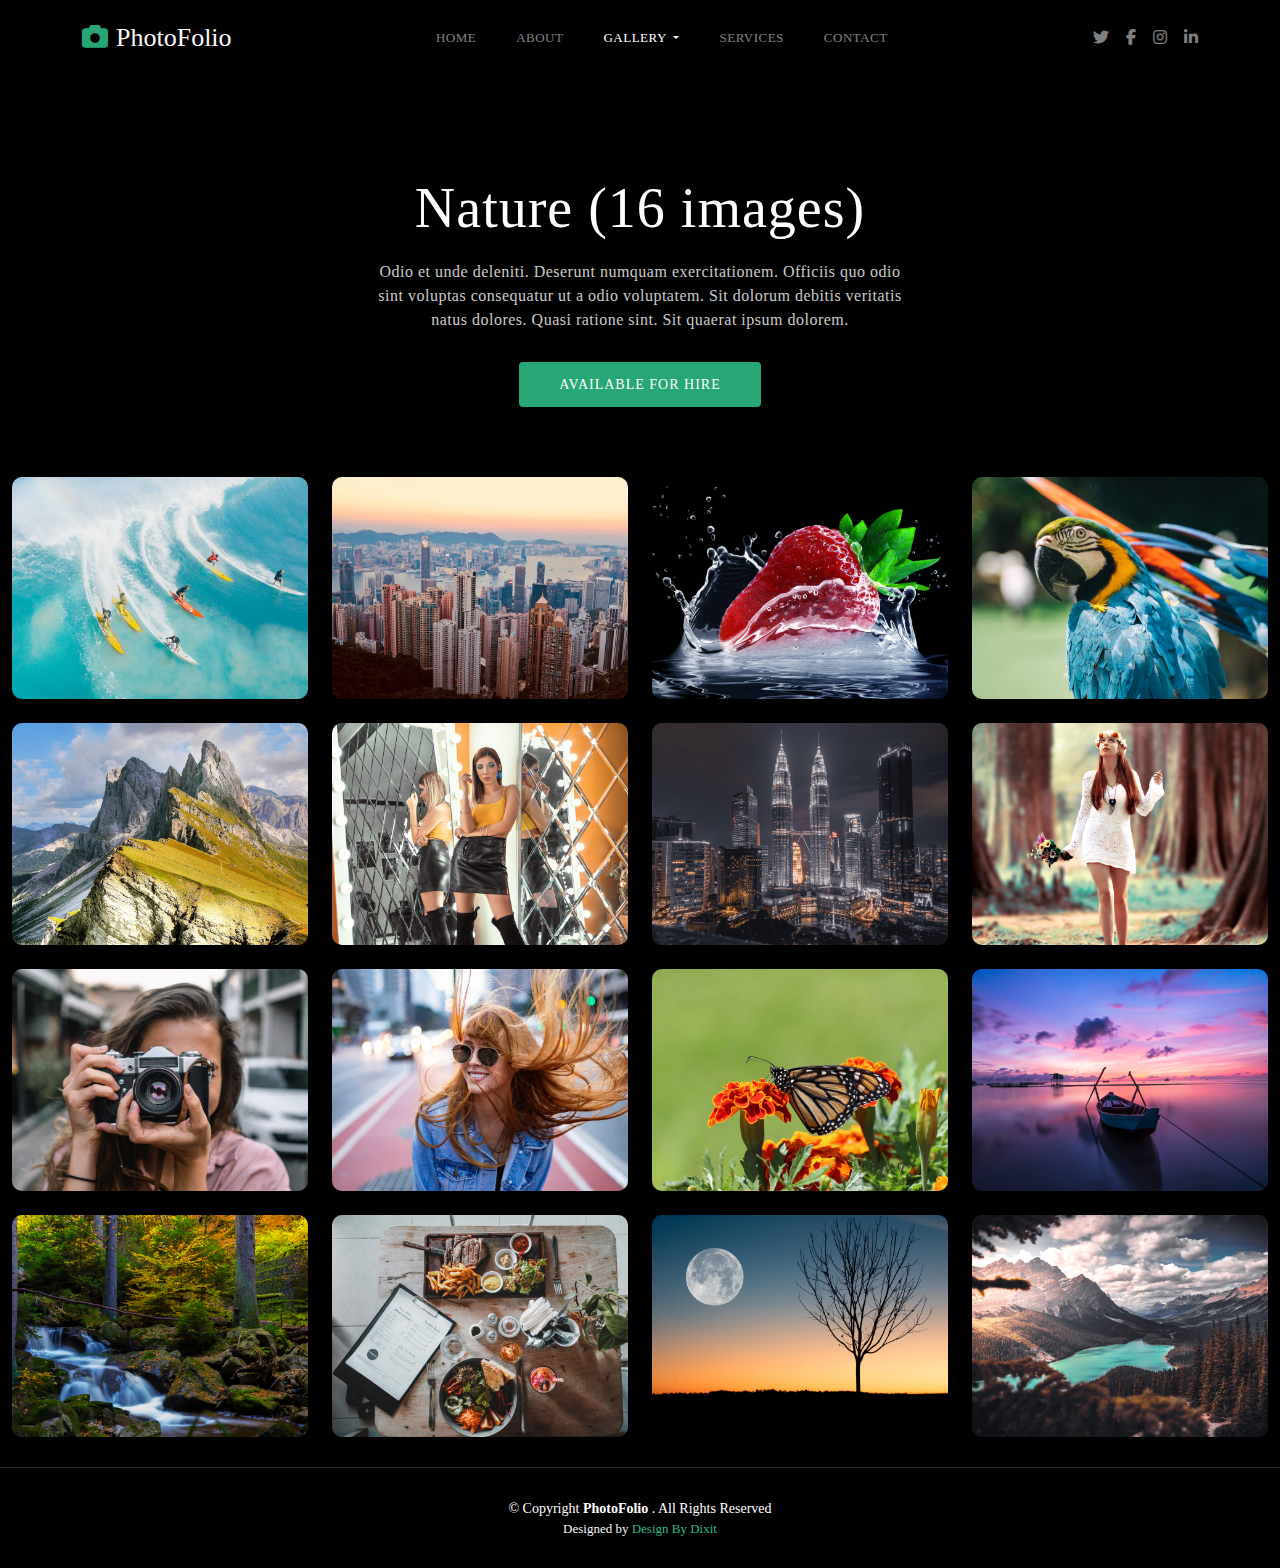
<file: Nature.html>
<!DOCTYPE html>
<html lang="en">

<head>
    <meta charset="UTF-8">
    <meta name="viewport" content="width=device-width, initial-scale=1.0">
    <title>Photofolio</title>

    <!-- bootstrap file  -->
    <link rel="stylesheet" href="css/bootstrap.min.css">

    <!-- font awesome link  -->
    <link rel="stylesheet" href="https://cdnjs.cloudflare.com/ajax/libs/font-awesome/6.4.2/css/all.min.css">

    <!-- main css file  -->
    <link rel="stylesheet" href="css/style.css">


</head>

<body style="background-color: black ">

    <button class="scrollToTopBtn">🢙</button>

    <header class="position-sticky top-0  z-index-99 bg-black">
        <div class="container-fluid  ">
            <div class="container">
                <div class="row ">
                    <div class="col-12">


                        <nav class="navbar navbar-expand-lg navbar-light ">
                            <div class="container-fluid p-0">

                                <a class="navbar-brand logo text-light" href="index.html"><i
                                        class="fa-solid fa-camera me-2"></i></i>PhotoFolio</a>

                                <button class="navbar-toggler" type="button" data-bs-toggle="collapse"
                                    data-bs-target="#navbarSupportedContent" aria-controls="navbarSupportedContent"
                                    aria-expanded="false" aria-label="Toggle navigation">
                                    <span class="navbar-toggler-icon "><i class="fa-solid fa-bars"></i></span>
                                </button>

                                <div class="collapse navbar-collapse justify-content-center "
                                    id="navbarSupportedContent">
                                    <ul class="navbar-nav  mb-2 mb-lg-0 ">

                                        <li class="nav-item">
                                            <a class="nav-link active hov " aria-current="page"
                                                href="index.html">HOME</a>
                                        </li>

                                        <li class="nav-item">
                                            <a class="nav-link active hov" aria-current="page"
                                                href="about.html">ABOUT</a>
                                        </li>

                                        <li class="nav-item dropdown text-center ">
                                            <a class="nav-link dropdown-toggle hov" href="" id="navbarDropdown"
                                                role="button" data-bs-toggle="dropdown" aria-expanded="false"
                                                style="color: white !important;">
                                                GALLERY
                                            </a>
                                            <ul class="dropdown-menu " aria-labelledby="navbarDropdown">
                                                <li><a class="dropdown-item" href="Nature.html">Nature</a></li>
                                                <li><a class="dropdown-item" href="Nature.html">People</a></li>
                                                <li><a class="dropdown-item" href="Nature.html">Architecture</a></li>
                                                <li><a class="dropdown-item" href="Nature.html">Animals</a></li>
                                                <li><a class="dropdown-item" href="Nature.html">Sports</a></li>
                                                <li><a class="dropdown-item" href="Nature.html">Travel</a></li>

                                            </ul>
                                        </li>

                                        <li class="nav-item">
                                            <a class="nav-link active hov" aria-current="page"
                                                href="Services.html">SERVICES</a>
                                        </li>

                                        <li class="nav-item">
                                            <a class="nav-link active hov" aria-current="page"
                                                href="Contact.html">CONTACT</a>
                                        </li>

                                    </ul>

                                </div>


                                <div class="header-social-icon">
                                    <ul class="d-flex p-0 m-0 justify-content-center">
                                        <li><a href="" class="hov"><i class="fa-brands fa-twitter"></i></a></li>
                                        <li><a href="" class="hov"><i class="fa-brands fa-facebook-f"></i></a></li>
                                        <li><a href="" class="hov"><i class="fa-brands fa-instagram"></i></a></li>
                                        <li><a href="" class="hov"><i class="fa-brands fa-linkedin-in"></i></a></li>
                                    </ul>
                                </div>

                            </div>
                        </nav>

                    </div>
                </div>
            </div>
        </div>
    </header>

    <section>
        <div class="container-fluid ">
            <div class="container">
                <div class="row justify-content-center">
                    <div class="col-lg-6">
                        <div class="hero text-center">
                            <div class="page-header">
                                <h2>Nature (16 images)</h2>
                                <p>Odio et unde deleniti. Deserunt numquam exercitationem. Officiis quo odio sint
                                    voluptas consequatur ut a odio voluptatem. Sit dolorum debitis veritatis natus
                                    dolores. Quasi ratione sint. Sit quaerat ipsum dolorem.
                                </p>
                                <a href="Contact.html" class="btn-get-start btn-5">Available for hire</a>
                            </div>

                        </div>
                    </div>
                </div>
            </div>
        </div>
    </section>


   
    <section>
        <div class="container-fluid">
            <div class="row gy-4 justify-content-center">

                <!-- 1 -->
                <div class="col-xl-3 col-lg-4 col-md-6 ">
                    <div class="gallery-item h-100">
                        <div class="card border-0 bg-dark">
                            <img src="img/gallery-1.jpg" class="card-img-top" alt="">

                            <div class="gallery-links d-flex align-items-center justify-content-center">
                                <a href="Gallery.html"><i class="fa-solid fa-link"></i></a>
                            </div>

                        </div>
                    </div>
                </div>

                <!-- 2 -->
                <div class="col-xl-3 col-lg-4 col-md-6 ">
                    <div class="gallery-item h-100">
                        <div class="card border-0 bg-dark">
                            <img src="img/gallery-2.jpg" class="card-img-top" alt="">

                            <div class="gallery-links d-flex align-items-center justify-content-center">
                                <a href="Gallery.html"><i class="fa-solid fa-link"></i></a>
                            </div>

                        </div>
                    </div>
                </div>

                <!-- 3 -->
                <div class="col-xl-3 col-lg-4 col-md-6">
                    <div class="gallery-item h-100">
                        <div class="card border-0 bg-dark">
                            <img src="img/gallery-3.jpg" class="card-img-top" alt="">

                            <div class="gallery-links d-flex align-items-center justify-content-center">
                                <a href="Gallery.html"><i class="fa-solid fa-link"></i></a>
                            </div>

                        </div>
                    </div>
                </div>

                <!-- 4 -->
                <div class="col-xl-3 col-lg-4 col-md-6 ">
                    <div class="gallery-item h-100">
                        <div class="card border-0 bg-dark">
                            <img src="img/gallery-4.jpg" class="card-img-top" alt="">

                            <div class="gallery-links d-flex align-items-center justify-content-center">
                                <a href="Gallery.html"><i class="fa-solid fa-link"></i></a>
                            </div>

                        </div>
                    </div>
                </div>


                <!-- 5 -->
                <div class="col-xl-3 col-lg-4 col-md-6 ">
                    <div class="gallery-item h-100">
                        <div class="card border-0 bg-dark">
                            <img src="img/gallery-5.jpg" class="card-img-top" alt="">

                            <div class="gallery-links d-flex align-items-center justify-content-center">
                                <a href="Gallery.html"><i class="fa-solid fa-link"></i></a>
                            </div>

                        </div>
                    </div>
                </div>

                <!-- 6 -->
                <div class="col-xl-3 col-lg-4 col-md-6 ">
                    <div class="gallery-item h-100">
                        <div class="card border-0 bg-dark">
                            <img src="img/gallery-6.jpg" class="card-img-top" alt="">

                            <div class="gallery-links d-flex align-items-center justify-content-center">
                                <a href=""><i class="fa-solid fa-link"></i></a>
                            </div>

                        </div>
                    </div>
                </div>

                <!-- 7 -->
                <div class="col-xl-3 col-lg-4 col-md-6">
                    <div class="gallery-item h-100">
                        <div class="card border-0 bg-dark">
                            <img src="img/gallery-7.jpg" class="card-img-top" alt="">

                            <div class="gallery-links d-flex align-items-center justify-content-center">
                                <a href="Gallery.html"><i class="fa-solid fa-link"></i></a>
                            </div>

                        </div>
                    </div>
                </div>

                <!-- 8 -->
                <div class="col-xl-3 col-lg-4 col-md-6 ">
                    <div class="gallery-item h-100">
                        <div class="card border-0 bg-dark">
                            <img src="img/gallery-8.jpg" class="card-img-top" alt="">

                            <div class="gallery-links d-flex align-items-center justify-content-center">
                                <a href="Gallery.html"><i class="fa-solid fa-link"></i></a>
                            </div>

                        </div>
                    </div>
                </div>


                <!-- 9 -->
                <div class="col-xl-3 col-lg-4 col-md-6">
                    <div class="gallery-item h-100">
                        <div class="card border-0 bg-dark">
                            <img src="img/gallery-9.jpg" class="card-img-top" alt="">

                            <div class="gallery-links d-flex align-items-center justify-content-center">
                                <a href="Gallery.html"><i class="fa-solid fa-link"></i></a>
                            </div>

                        </div>
                    </div>
                </div>

                <!-- 10 -->
                <div class="col-xl-3 col-lg-4 col-md-6 ">
                    <div class="gallery-item h-100">
                        <div class="card border-0 bg-dark">
                            <img src="img/gallery-10.jpg" class="card-img-top" alt="">

                            <div class="gallery-links d-flex align-items-center justify-content-center">
                                <a href="Gallery.html"><i class="fa-solid fa-link"></i></a>
                            </div>

                        </div>
                    </div>
                </div>

                <!-- 11 -->
                <div class="col-xl-3 col-lg-4 col-md-6 ">
                    <div class="gallery-item h-100">
                        <div class="card border-0 bg-dark">
                            <img src="img/gallery-11.jpg" class="card-img-top" alt="">

                            <div class="gallery-links d-flex align-items-center justify-content-center">
                                <a href="Gallery.html"><i class="fa-solid fa-link"></i></a>
                            </div>

                        </div>
                    </div>
                </div>

                <!-- 12 -->
                <div class="col-xl-3 col-lg-4 col-md-6 ">
                    <div class="gallery-item h-100">
                        <div class="card border-0 bg-dark">
                            <img src="img/gallery-12.jpg" class="card-img-top" alt="">

                            <div class="gallery-links d-flex align-items-center justify-content-center">
                                <a href="Gallery.html"><i class="fa-solid fa-link"></i></a>
                            </div>

                        </div>
                    </div>
                </div>


                <!-- 13 -->
                <div class="col-xl-3 col-lg-4 col-md-6 ">
                    <div class="gallery-item h-100">
                        <div class="card border-0 bg-dark">
                            <img src="img/gallery-13.jpg" class="card-img-top" alt="">

                            <div class="gallery-links d-flex align-items-center justify-content-center">
                                <a href="Gallery.html"><i class="fa-solid fa-link"></i></a>
                            </div>

                        </div>
                    </div>
                </div>

                <!-- 14 -->
                <div class="col-xl-3 col-lg-4 col-md-6 ">
                    <div class="gallery-item h-100">
                        <div class="card border-0 bg-dark">
                            <img src="img/gallery-14.jpg" class="card-img-top" alt="">

                            <div class="gallery-links d-flex align-items-center justify-content-center">
                                <a href="Gallery.html"><i class="fa-solid fa-link"></i></a>
                            </div>

                        </div>
                    </div>
                </div>

                <!-- 15 -->
                <div class="col-xl-3 col-lg-4 col-md-6 ">
                    <div class="gallery-item h-100">
                        <div class="card border-0 bg-dark">
                            <img src="img/gallery-15.jpg" class="card-img-top" alt="">

                            <div class="gallery-links d-flex align-items-center justify-content-center">
                                <a href="Gallery.html"><i class="fa-solid fa-link"></i></a>
                            </div>

                        </div>
                    </div>
                </div>

                <!-- 16 -->
                <div class="col-xl-3 col-lg-4 col-md-6 ">
                    <div class="gallery-item h-100">
                        <div class="card border-0 bg-dark">
                            <img src="img/gallery-16.jpg" class="card-img-top" alt="">

                            <div class="gallery-links d-flex align-items-center justify-content-center">
                                <a href="Gallery.html"><i class="fa-solid fa-link"></i></a>
                            </div>

                        </div>
                    </div>
                </div>


            </div>
        </div>
    </section>



    <footer>

        <div class="container-fluid">
            <div class="container">
                <div class="row text-center">

                    <div class="copyright">
                        © Copyright
                        <strong><span>PhotoFolio</span></strong>
                        . All Rights Reserved
                    </div>

                    <div class="credits text-light">
                        Designed by <a href="">Design By Dixit</a>
                    </div>

                </div>
            </div>
        </div>

    </footer>


    <!-- jquery main file -->
    <script src="js/jquery-min.js"></script>

    <!-- back to top  -->
    <script src="js/back to top.js"></script>

    <!-- bootstrap js file  -->
    <script src="js/bootstrap.bundle.js"></script>
</body>

</html>
</file>
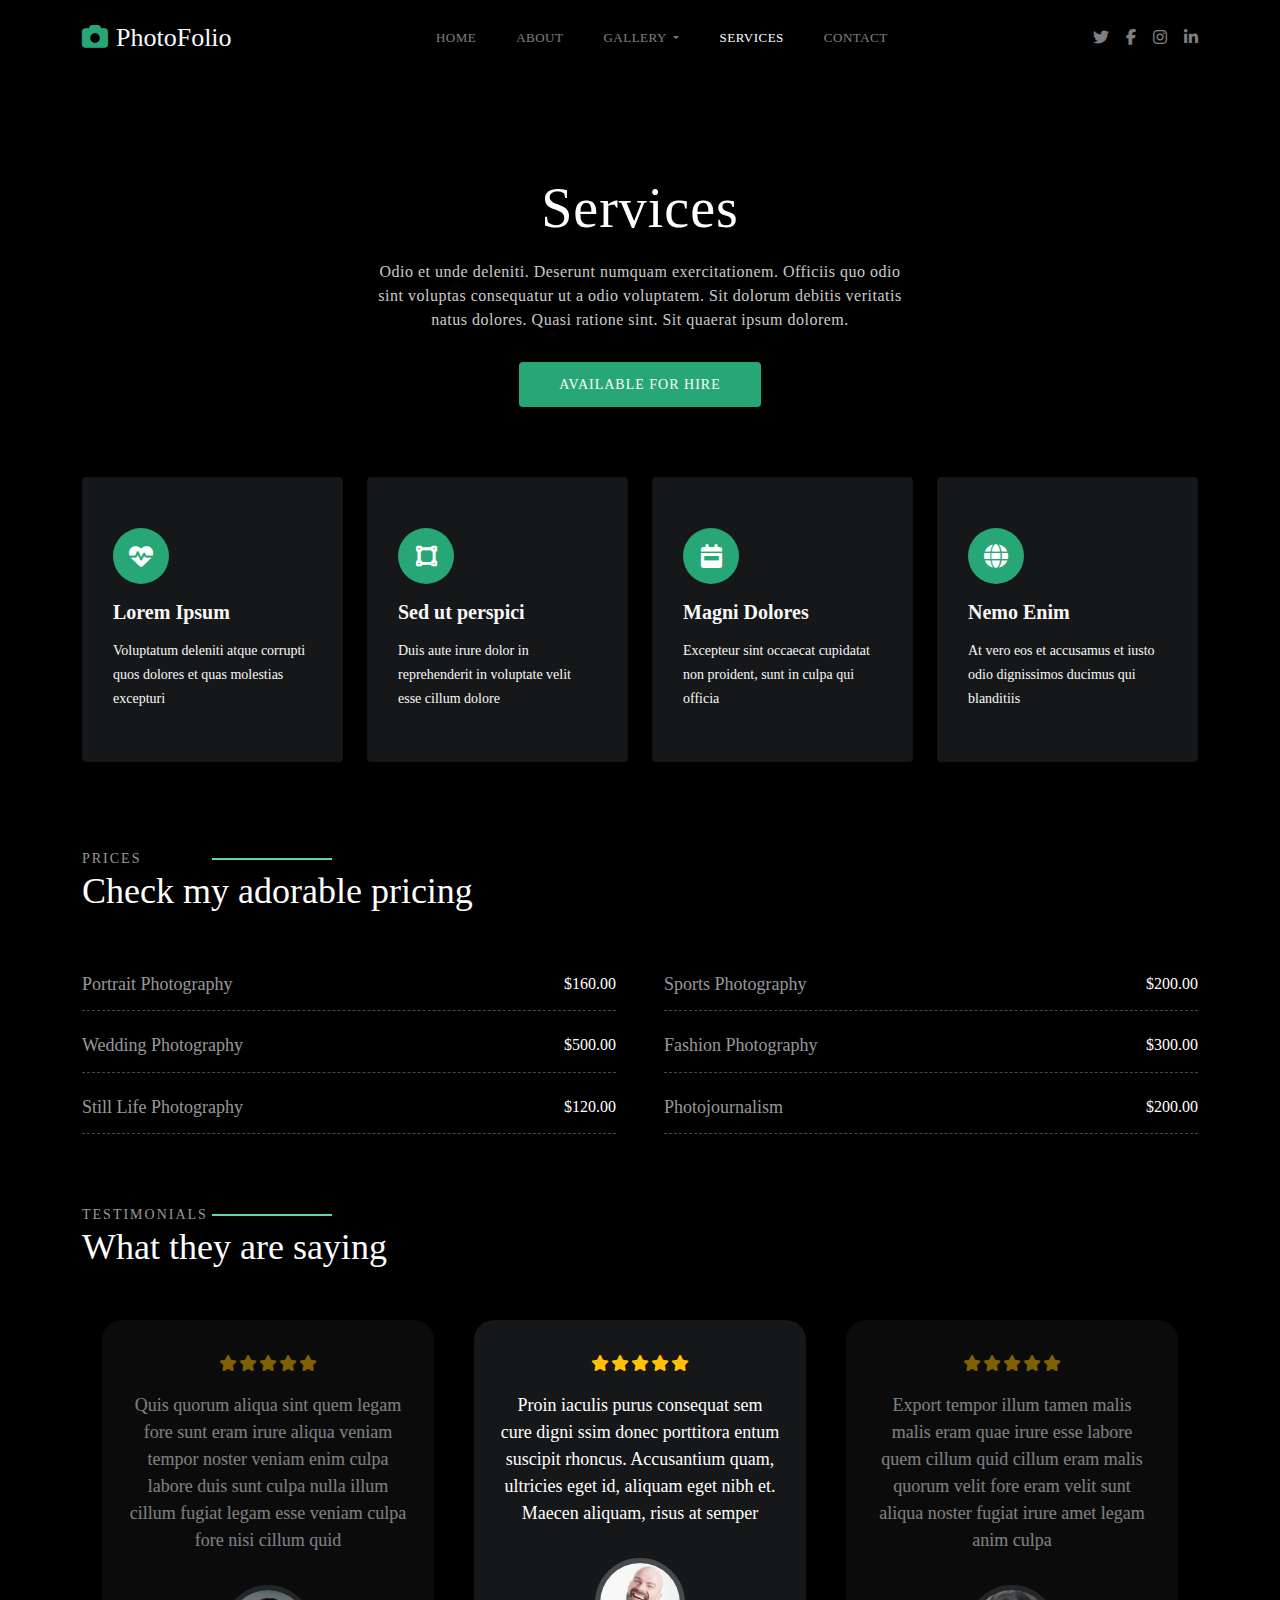
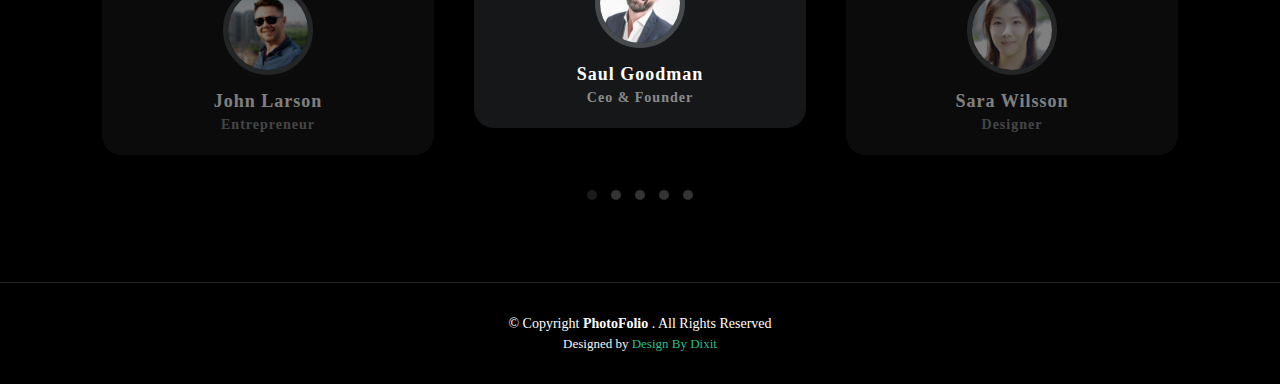
<file: Services.html>
<!DOCTYPE html>
<html lang="en">

<head>
    <meta charset="UTF-8">
    <meta name="viewport" content="width=device-width, initial-scale=1.0">
    <title>Photofolio</title>

    <!-- bootstrap file  -->
    <link rel="stylesheet" href="css/bootstrap.min.css">

    <!-- font awesome link  -->
    <link rel="stylesheet" href="https://cdnjs.cloudflare.com/ajax/libs/font-awesome/6.4.2/css/all.min.css">

    <!-- main css file  -->
    <link rel="stylesheet" href="css/style.css">

    <!-- owl carousel  -->
    <link rel="stylesheet" href="css/owl.carousel.min.css">
    <link rel="stylesheet" href="css/owl.theme.green.min.css">

</head>

<body style="background-color: black ">

    <button class="scrollToTopBtn">🢙</button>

    <header class="position-sticky top-0  z-index-99 bg-black ">
        <div class="container-fluid  ">
            <div class="container">
                <div class="row ">
                    <div class="col-12">


                        <nav class="navbar navbar-expand-lg navbar-light">
                            <div class="container-fluid p-0">

                                <a class="navbar-brand logo text-light" href="index.html"><i
                                        class="fa-solid fa-camera me-2"></i></i>PhotoFolio</a>

                                <button class="navbar-toggler" type="button" data-bs-toggle="collapse"
                                    data-bs-target="#navbarSupportedContent" aria-controls="navbarSupportedContent"
                                    aria-expanded="false" aria-label="Toggle navigation">
                                    <span class="navbar-toggler-icon "><i class="fa-solid fa-bars"></i></span>
                                </button>

                                <div class="collapse navbar-collapse justify-content-center "
                                    id="navbarSupportedContent">
                                    <ul class="navbar-nav  mb-2 mb-lg-0 ">

                                        <li class="nav-item">
                                            <a class="nav-link active hov " aria-current="page"
                                                href="index.html">HOME</a>
                                        </li>

                                        <li class="nav-item">
                                            <a class="nav-link active hov" aria-current="page"
                                                href="about.html">ABOUT</a>
                                        </li>

                                        <li class="nav-item dropdown text-center ">
                                            <a class="nav-link dropdown-toggle hov" href="Nature.html"
                                                id="navbarDropdown" role="button" data-bs-toggle="dropdown"
                                                aria-expanded="false">
                                                GALLERY
                                            </a>
                                            <ul class="dropdown-menu " aria-labelledby="navbarDropdown">
                                                <li><a class="dropdown-item" href="Nature.html">Nature</a></li>
                                                <li><a class="dropdown-item" href="Nature.html">People</a></li>
                                                <li><a class="dropdown-item" href="Nature.html">Architecture</a></li>
                                                <li><a class="dropdown-item" href="Nature.html">Animals</a></li>
                                                <li><a class="dropdown-item" href="Nature.html">Sports</a></li>
                                                <li><a class="dropdown-item" href="Nature.html">Travel</a></li>

                                            </ul>
                                        </li>

                                        <li class="nav-item">
                                            <a class="nav-link active hov" style="color: white !important;"
                                                aria-current="page" href="Services.html">SERVICES </a>
                                        </li>

                                        <li class="nav-item">
                                            <a class="nav-link active hov" aria-current="page"
                                                href="Contact.html">CONTACT</a>
                                        </li>

                                    </ul>

                                </div>


                                <div class="header-social-icon">
                                    <ul class="d-flex p-0 m-0 justify-content-center">
                                        <li><a href="" class="hov"><i class="fa-brands fa-twitter"></i></a></li>
                                        <li><a href="" class="hov"><i class="fa-brands fa-facebook-f"></i></a></li>
                                        <li><a href="" class="hov"><i class="fa-brands fa-instagram"></i></a></li>
                                        <li><a href="" class="hov"><i class="fa-brands fa-linkedin-in"></i></a></li>
                                    </ul>
                                </div>

                            </div>
                        </nav>

                    </div>
                </div>
            </div>
        </div>
    </header>

    <section>
        <div class="container-fluid ">
            <div class="container">
                <div class="row justify-content-center">
                    <div class="col-lg-6">
                        <div class="hero text-center">
                            <div class="page-header">
                                <h2>Services</h2>
                                <p>Odio et unde deleniti. Deserunt numquam exercitationem. Officiis quo odio sint
                                    voluptas
                                    consequatur ut a odio voluptatem. Sit dolorum debitis veritatis natus dolores. Quasi
                                    ratione sint. Sit quaerat ipsum dolorem.</p>
                                <a href="Contact.html" class="btn-get-start btn-5">Available for hire</a>
                            </div>

                        </div>
                    </div>
                </div>
            </div>
        </div>
    </section>



    <section>
        <div class="container-fluid">
            <div class="container">
                <div class="row">

                    <!-- 1 -->
                    <div class="col-xl-3 col-md-6 d-flex mb-3  ">
                        <div class="card s-card">
                            <div class="card-body p-0">
                                <i class="fa-solid fa-heart-pulse mb-3"></i>
                                <h5 class="card-title text-light">Lorem Ipsum</h5>
                                <p class="card-text text-light">Voluptatum deleniti atque corrupti quos dolores et quas
                                    molestias excepturi</p>
                            </div>
                        </div>
                    </div>

                    <!-- 2 -->
                    <div class="col-xl-3 col-md-6 d-flex mb-3 ">
                        <div class="card s-card">
                            <div class="card-body p-0">
                                <i class="fa-solid fa-vector-square mb-3"></i>
                                <h5 class="card-title text-light">Sed ut perspici</h5>
                                <p class="card-text text-light">Duis aute irure dolor in reprehenderit in voluptate
                                    velit esse cillum dolore</p>
                            </div>
                        </div>
                    </div>

                    <!-- 3 -->
                    <div class="col-xl-3 col-md-6 d-flex mb-3 ">
                        <div class="card s-card">
                            <div class="card-body p-0">
                                <i class="fa-solid fa-calendar-week mb-3"></i>
                                <h5 class="card-title text-light">Magni Dolores</h5>
                                <p class="card-text text-light">Excepteur sint occaecat cupidatat non proident, sunt in
                                    culpa qui officia</p>
                            </div>
                        </div>
                    </div>

                    <!-- 4 -->
                    <div class="col-xl-3 col-md-6 d-flex mb-3 ">
                        <div class="card s-card">
                            <div class="card-body p-0">
                                <i class="fa-solid fa-globe mb-3"></i>
                                <h5 class="card-title text-light">Nemo Enim</h5>
                                <p class="card-text text-light">At vero eos et accusamus et iusto odio dignissimos
                                    ducimus qui blanditiis</p>
                            </div>
                        </div>
                    </div>

                </div>
            </div>
        </div>
    </section>



    <section class="pricing ">
        <div class="container-fluid">
            <div class="container">
                <div class="section-header">
                    <h2>PRICES</h2>
                    <p>Check my adorable pricing</p>
                </div>


                <div class="row gy-4 gx-lg-5">
                    <!-- 1 -->
                    <div class="col-lg-6">
                        <div class="pricing-item d-flex justify-content-between">
                            <h3>Portrait Photography</h3>
                            <h4>$160.00</h4>
                        </div>
                    </div>
                    <!-- 2 -->
                    <div class="col-lg-6">
                        <div class="pricing-item d-flex justify-content-between">
                            <h3>Sports Photography</h3>
                            <h4>$200.00</h4>
                        </div>
                    </div>
                    <!-- 3 -->
                    <div class="col-lg-6">
                        <div class="pricing-item d-flex justify-content-between">
                            <h3>Wedding Photography</h3>
                            <h4>$500.00</h4>
                        </div>
                    </div>
                    <!-- 4 -->
                    <div class="col-lg-6">
                        <div class="pricing-item d-flex justify-content-between">
                            <h3>Fashion Photography</h3>
                            <h4>$300.00</h4>
                        </div>
                    </div>
                    <!-- 5 -->
                    <div class="col-lg-6">
                        <div class="pricing-item d-flex justify-content-between">
                            <h3>Still Life Photography</h3>
                            <h4>$120.00</h4>
                        </div>
                    </div>
                    <!-- 6 -->
                    <div class="col-lg-6">
                        <div class="pricing-item d-flex justify-content-between">
                            <h3>Photojournalism</h3>
                            <h4>$200.00</h4>
                        </div>
                    </div>

                </div>


            </div>
        </div>
    </section>


    <section class="mt-80">

        <div class="container-fluid ">
            <div class="container">
                <div class="row">
                    <div class="section-header">
                        <h2>Testimonials</h2>
                        <p>What they are saying</p>

                        <div class="gtco-testimonials">
                            <div class="owl-carousel owl-carousel1 owl-theme">

                                <!-- 1 -->
                                <div>
                                    <div class="card text-center">
                                        <div class="card-body">
                                            <ul class="p-0 m-0 d-flex justify-content-center py-3">
                                                <li><i class="fa-solid fa-star"></i></li>
                                                <li><i class="fa-solid fa-star"></i></li>
                                                <li><i class="fa-solid fa-star"></i></li>
                                                <li><i class="fa-solid fa-star"></i></li>
                                                <li><i class="fa-solid fa-star"></i></li>
                                            </ul>

                                            <p class="card-text">Proin iaculis purus consequat sem cure digni ssim
                                                donec porttitora entum suscipit rhoncus. Accusantium quam, ultricies
                                                eget id, aliquam eget nibh et. Maecen aliquam, risus at semper</p>
                                            <img class="card-img-top" src="img/testimonial/testimonials-1.jpg" alt="">
                                            <h5 class="mt-3">Saul Goodman<br />
                                                <span>Ceo & Founder</span>
                                            </h5>
                                        </div>
                                    </div>
                                </div>

                                <!-- 2 -->
                                <div>
                                    <div class="card text-center">
                                        <div class="card-body">

                                            <ul class="p-0 m-0 d-flex justify-content-center py-3">
                                                <li><i class="fa-solid fa-star"></i></li>
                                                <li><i class="fa-solid fa-star"></i></li>
                                                <li><i class="fa-solid fa-star"></i></li>
                                                <li><i class="fa-solid fa-star"></i></li>
                                                <li><i class="fa-solid fa-star"></i></li>
                                            </ul>

                                            <p class="card-text">Export tempor illum tamen malis malis eram quae irure
                                                esse labore quem cillum quid cillum eram malis quorum velit fore eram
                                                velit sunt aliqua noster fugiat irure amet legam anim culpa</p>
                                            <img class="card-img-top" src="img/testimonial/testimonials-2.jpg" alt="">
                                            <h5 class="mt-3">Sara Wilsson<br />
                                                <span>Designer</span>
                                            </h5>
                                        </div>
                                    </div>
                                </div>

                                <!-- 3 -->
                                <div>
                                    <div class="card text-center">
                                        <div class="card-body">

                                            <ul class="p-0 m-0 d-flex justify-content-center py-3">
                                                <li><i class="fa-solid fa-star"></i></li>
                                                <li><i class="fa-solid fa-star"></i></li>
                                                <li><i class="fa-solid fa-star"></i></li>
                                                <li><i class="fa-solid fa-star"></i></li>
                                                <li><i class="fa-solid fa-star"></i></li>
                                            </ul>

                                            <p class="card-text">Enim nisi quem export duis labore cillum quae magna
                                                enim sint quorum nulla quem veniam duis minim tempor labore quem eram
                                                duis noster aute amet eram fore quis sint minim.</p>
                                            <img class="card-img-top" src="img/testimonial/testimonials-3.jpg" alt="">
                                            <h5 class="mt-3">Jena Karlis<br />
                                                <span>Store Owner</span>
                                            </h5>
                                        </div>
                                    </div>
                                </div>

                                <!-- 4 -->
                                <div>
                                    <div class="card text-center">
                                        <div class="card-body">

                                            <ul class="p-0 m-0 d-flex justify-content-center py-3">
                                                <li><i class="fa-solid fa-star"></i></li>
                                                <li><i class="fa-solid fa-star"></i></li>
                                                <li><i class="fa-solid fa-star"></i></li>
                                                <li><i class="fa-solid fa-star"></i></li>
                                                <li><i class="fa-solid fa-star"></i></li>
                                            </ul>

                                            <p class="card-text">Fugiat enim eram quae cillum dolore dolor amet nulla
                                                culpa multos export minim fugiat minim velit minim dolor enim duis
                                                veniam ipsum anim magna sunt elit fore quem dolore labore illum veniam
                                            </p>
                                            <img class="card-img-top" src="img/testimonial/testimonials-4.jpg" alt="">
                                            <h5 class="mt-3">Matt Brandon<br />
                                                <span>Freelancer</span>
                                            </h5>
                                        </div>
                                    </div>
                                </div>

                                <!-- 5 -->
                                <div>
                                    <div class="card text-center">
                                        <div class="card-body">
                                            <ul class="p-0 m-0 d-flex justify-content-center py-3">
                                                <li><i class="fa-solid fa-star"></i></li>
                                                <li><i class="fa-solid fa-star"></i></li>
                                                <li><i class="fa-solid fa-star"></i></li>
                                                <li><i class="fa-solid fa-star"></i></li>
                                                <li><i class="fa-solid fa-star"></i></li>
                                            </ul>

                                            <p class="card-text">Quis quorum aliqua sint quem legam fore sunt eram
                                                irure aliqua veniam tempor noster veniam enim culpa labore duis sunt
                                                culpa nulla illum cillum fugiat legam esse veniam culpa fore nisi cillum
                                                quid</p>
                                            <img class="card-img-top" src="img/testimonial/testimonials-5.jpg" alt="">
                                            <h5 class="mt-3">John Larson<br />
                                                <span>Entrepreneur</span>
                                            </h5>
                                        </div>
                                    </div>
                                </div>


                            </div>
                        </div>
                    </div>
                </div>
            </div>
        </div>
        </div>

    </section>


    <footer>

        <div class="container-fluid">
            <div class="container">
                <div class="row text-center">

                    <div class="copyright">
                        © Copyright
                        <strong><span>PhotoFolio</span></strong>
                        . All Rights Reserved
                    </div>

                    <div class="credits text-light">
                        Designed by <a href="">Design By Dixit</a>
                    </div>

                </div>
            </div>
        </div>

    </footer>





    <!-- jquery main file -->
    <script src="js/jquery-min.js"></script>

    <!-- back to top  -->
    <script src="js/back to top.js"></script>

    <!-- owl carousel -->
    <script src="js/owl.carousel.min.js"></script>

    <!-- testimonial -->
    <script src="js/testimonial.js"></script>



    <!-- bootstrap js file  -->
    <script src="js/bootstrap.bundle.js"></script>
</body>

</html>
</file>
<file: css/style.css>
@font-face {
    font-family: cardo;
    src: url(/font/Cardo/Cardo-Bold.ttf) url(/font/Cardo/Cardo-Regular.ttf);

}

* {
    margin: 0;
    padding: 0;
    text-decoration: none !important;
    list-style: none !important;
    font-family: 'Roboto';


}

body {
    overflow-x: hidden;

}


.logo {
    font-size: 26px;
    font-family: cardo;
    font-weight: 500;
    transition: 1s;
}


.logo i {
    color: #27a776;
    transition: 1s;

}

.logo:hover i {
    color: #fff;
}

.logo:hover {
    color: #32cf93 !important;
}

.nav-link {
    font-size: 13px;
    padding: 20px 20px !important;
    color: #ffffff80 !important;
    font-weight: 500;
    letter-spacing: 0.5px;
}

.navbar-light .navbar-toggler-icon {
    background-image: none;
    color: #fff;
}


.hav {
    transition: 1s !important;
}

.hov:hover {
    color: #fff !important;
}

@media (max-width:425px) {
    .logo {
        font-size: 24px;
    }
}

/* drop down menu ========================================= */

.dropdown-menu {
    background-color: #161718 !important;
    border-radius: 5px;


}


.dropdown-item {
    color: #ffffff80;
    padding: 10px 20px !important;
    font-size: 15px !important;
    font-weight: 400;
    display: block;
}

.dropdown-item:hover {
    color: #fff !important;
    background-color: #161718 !important;


}





@media (max-width:991px) {
    .navbar-nav {
        text-align: center !important;
    }


}

@media (max-width:1400px) and (min-width:992px) {
    .dropdown-menu {
        display: none !important;
    }

    .nav-item:hover .dropdown-menu {
        display: block !important;
    }

}

/* social icon  */

.header-social-icon ul li a {
    color: #ffffff80;
    padding-left: 17px;
    display: inline-block;
    line-height: 0px;
    transition: 0.3s;
    font-size: 16px;
}


@media (max-width:991px) {
    .header-social-icon {
        display: none;
    }
}

.z-index-99 {
    z-index: 999;
}

.bg-black {
    background-color: black;
}

/* section 1  =============*/

.hero {
    padding: 90px 0 70px 0;
}

.hero h2 {
    margin: 0 0 10px 0;
    font-size: 38px;
    font-weight: 700;
    color: #fff;
    font-family: cardo;
    letter-spacing: 1px;
    line-height: 1.5;
}

.hero h2 span {
    position: relative;
    z-index: 1;
    padding: 0 5px;
    display: inline-block;
    font-family: cardo;
}

.hero h2 span::before {
    content: "";
    position: absolute;
    max-width: 250px;
    height: 50%;
    bottom: 0;
    left: 0;
    right: 0;
    background-color: #27a776;
    z-index: -1;

}

.hero P {
    color: #ffffffcc;
    margin-bottom: 30px;
    font-size: 16px;
    letter-spacing: 0.5px;
    font-weight: 300;
}


@media (max-width: 768px) {
    .hero h2 {
        font-size: 32px;
    }
}

.btn-get-start {
    font-weight: 400;
    font-size: 14px;
    display: inline-block;
    padding: 12px 40px;
    background-color: #27a776;
    border-radius: 4px;
    letter-spacing: 1px;
    text-transform: uppercase;
    color: #fff;
    position: relative;
    transition: 1s;
}

.btn-5 {
    border: none;
}

.btn-5:hover {
    color: #fff;
    background: transparent;
    box-shadow: none;
}

.btn-5::before,
.btn-5::after {
    content: '';
    position: absolute;
    top: 0;
    right: 0;
    height: 2px;
    width: 0;
    background: #2cbc85;
    transition: 400ms ease all;
}


.btn-5::after {
    right: inherit;
    top: inherit;
    left: 0;
    bottom: 0;
}

.btn-5:hover::before,
.btn-5:hover::after {
    width: 100%;
    transition: 800ms ease all;
}




/* section 2 */

.gallery-item {
    position: relative;
    overflow: hidden;
    border-radius: 10px;
}


.gallery-item img {
    transition: 0.3s ease-in-out;
}

.gallery-item:hover img {
    transform: scale(1.2);
}

.gallery-links {
    position: absolute;
    inset: 0;
    opacity: 0;
    transition: all ease-in-out 0.3s;
    background: rgba(0, 0, 0, 0.6);
    z-index: 3;
}

.gallery-item:hover .gallery-links {
    opacity: 1;

}

.gallery-links a {
    font-size: 25px;
    color: rgba(255, 255, 255, 0.5);
    transition: 0.3s;
    line-height: 1.2;
    margin: 0px 8px 0 8px;
}

.gallery-links a:hover {
    color: #fff;
}

/* footer  */

footer {
    margin-top: 30px;
    padding: 30px 0;
    font-size: 14px;
    border-top: 1px solid rgba(255, 255, 255, 0.15);
}

.copyright {
    font-size: 14px;
    color: #fff;
}

.credits {
    font-size: 13px;
}

.credits a {
    font-size: 13px;
    color: #2cbc85;
}

@media (max-width:576px) {
    .copyright {
        font-size: 13px;
    }
}



/* ===================== about page ===================== */

.page-header h2 {
    font-size: 56px;
    font-weight: 500;
    color: #fff;
    font-family: cardo;
}

.content h2 {
    font-size: 24px;
    color: #27a776;
    font-weight: 700;
}

.info i {
    color: #27a776;
    margin-right: 5px;
}

.info li {
    margin-bottom: 20px;
}

.font-14 {
    font-size: 14px;
}

/* section 1 ========================= */

@media (max-width:991px) {
    .font-14 {
        font-size: 16px;
    }
}


/* TESTIMONIALS ======================= */
.mt-80 {
    margin-top: 80px;
}

.section-header {
    padding-bottom: 40px;
}

.section-header h2 {
    font-size: 14px;
    font-weight: 500;
    padding: 0;
    line-height: 1px;
    margin: 0 0 5px 0;
    letter-spacing: 2px;
    text-transform: uppercase;
    color: #ffffff99;
    position: relative;
}

.section-header h2::before {
    content: "";
    position: absolute;
    width: 120px;
    height: 2px;
    left: 120px;
    top: -4px;
    bottom: 0;
    display: inline-block;
    background-color: #5bd9a9;
    margin: 4px 10px;
}


.section-header p {
    font-size: 36px;
    font-family: cardo;
    color: #fff;
}


.gtco-testimonials {
    position: relative;
}

@media (max-width: 767px) {
    .gtco-testimonials {
        margin-top: 20px;
    }
}


.gtco-testimonials .owl-stage-outer {
    padding: 30px 0;
}

.gtco-testimonials .owl-nav {
    display: none;
}



.gtco-testimonials .owl-dots span {
    position: relative;
    height: 10px;
    width: 10px;
    border-radius: 50%;
    display: block;
    background: #fff;
    border: 2px solid #ffffff33;
    margin: 0 5px;
}

.gtco-testimonials .owl-dots .active {
    box-shadow: none;
}

.gtco-testimonials .owl-dots .active span {
    background: #ffffff80;
    box-shadow: none;
    height: 12px;
    width: 12px;
    margin-bottom: -1px;
}

.gtco-testimonials .card {
    background: #161718;
    margin: 0 20px;
    padding: 0 10px;
    border-radius: 20px;
    border: 0;
}

.gtco-testimonials .card .card-img-top {
    max-width: 100px;
    border-radius: 50%;
    margin: 15px auto 0;
    width: 90px;
    border: 5px solid #474a4d;

}

.gtco-testimonials .card h5 {
    font-size: 18px;
    font-weight: bold;
    margin: 10px 0 5px 0;
    color: #fff;
    letter-spacing: 1px;
}

.gtco-testimonials .card h5 span {
    font-size: 14px;
    color: rgba(255, 255, 255, 0.5);
    margin: 0;
}

.gtco-testimonials .card p {
    font-size: 18px;
    color: #fff;
    padding-bottom: 15px;
}

.gtco-testimonials .active {
    opacity: 0.5;
    transition: all 0.3s;
}

.gtco-testimonials .center {
    opacity: 1;
}

.gtco-testimonials .center h5 {
    font-size: 18px;
    font-weight: bold;
    margin: 10px 0 5px 0;
    color: #fff;
    letter-spacing: 1px;

}

.gtco-testimonials .center h5 span {
    font-size: 14px;
    color: rgba(255, 255, 255, 0.5);
    margin: 0;
}

.gtco-testimonials .center .card-img-top {
    max-width: 100%;
    width: 90px;
    border: 5px solid #474a4d;

}

.owl-carousel .owl-nav button.owl-next,
.owl-carousel .owl-nav button.owl-prev,
.owl-carousel button.owl-dot {
    outline: 0;
}


.owl-theme .owl-dots .owl-dot span {
    background-color: #ffffff33 !important;
    border: none !important;
}

.card-body ul li i {
    color: #ffc107;
    margin: 0px 1px;
}


/* ===================== Services page ===================== */
.s-card {
    background-color: #161718;
    padding: 50px 30px;
    transition: all ease-in-out 0.4s;
    height: 100%;
    overflow: hidden;
    z-index: 1;
    position: relative;
}

.s-card::before {
    content: "";
    position: absolute;
    background: #1d1f20;
    top: -200px;
    transition: all 0.3s;
    z-index: -1;
}

.s-card:hover::before {
    background: #27a776;
    right: 0;
    top: 0;
    width: 100%;
    height: 100%;
    border-radius: 0px;
}

.s-card h5 {
    font-weight: 600;
    margin: 15px 0 0 0;
    transition: 0.3s;
    font-size: 20px;
}

.s-card p {
    line-height: 24px;
    font-size: 14px;
    margin: 15px 0 0 0;
}


.s-card::before {
    content: "";
    position: absolute;
    background: #1d1f20;
    top: -200px;
    transition: all 0.3s;
    z-index: -1;
}

.s-card i {
    background: #27a776;
    color: #fff;
    font-size: 24px;
    display: flex;
    align-items: center;
    justify-content: center;
    width: 56px;
    height: 56px;
    border-radius: 50%;
    transition: 0.5s;
}

.s-card:hover i {
    background: #fff;
    color: #27a776;
}

/* section 2 */

.pricing {
    margin-top: 80px;
}

.pricing-item {
    border-bottom: 1px dashed #474a4d;
    width: 100%;
    height: 100%;
    padding: 0 0 15px 0;
}

.pricing-item h3 {
    margin: 0;
    font-size: 18px;
    font-weight: 500;
    color: rgba(255, 255, 255, 0.6);
}

.pricing-item h4 {
    margin: 0;
    font-size: 16px;
    color: #fff;
}


/* ===================== Contact page ===================== */

.info-item i {
    font-size: 20px;
    color: #27a776;
    width: 44px;
    height: 44px;
    background: #222425;
    display: flex;
    justify-content: center;
    align-items: center;
    border-radius: 50%;
    margin-right: 15px;
    transition: all 0.5s ease-in-out;
}

.info-item:hover i {
    background: #27a776;
    color: #fff;
}

.info-item h4 {
    padding: 0;
    font-size: 18px;
    font-weight: 600;
    margin-bottom: 5px;
    color: #ffffff80;
}

.info-item p {
    padding: 0;
    margin: 0;
    font-size: 14px;
    color: #fff;
}

@media (max-width:768px) {
    .info-item h4 {
        font-size: 16px;

    }

    .info-item p {
        font-size: 12px;
    }
}


/* form  */
.form-control {
    border-radius: 4px !important;
    box-shadow: none;
    font-size: 14px;
    background-color: #161718 !important;
    border: 1px solid #2e3133;
    color: #fff;
}

.form-control:focus {
    box-shadow: none !important;
    border-color: transparent !important;
    color: #fff !important;
}


/* scroll btn  */

.scrollToTopBtn {
       background-color: #2cbc85;
    border: none;
    border-radius: 50%;
    color: #000;
    cursor: pointer;
    font-size: 30px;
    line-height: 48px;
    width: 48px;
    /* place it at the bottom right corner */
    position: fixed;
    bottom: 30px;
    right: 30px;
    /* keep it on top of everything else */
    z-index: 100;
    /* hide with opacity */
    opacity: 0;
    /* also add a translate effect */
    transform: translateY(100px);
    /* and a transition */
    transition: all .5s ease
}

.showBtn {
    opacity: 1;
    transform: translateY(0)
}



/* ===================== gallery page ===================== */

.portfolio-text h2 {
    font-size: 26px;
    font-weight: 700;
    margin-bottom: 20px;
    color: #fff;
    font-family: cardo;
}

.testimonial-box {
    padding: 30px 30px 0 30px;
    position: relative;
    background: #161718;
    margin-bottom: 50px;

}

.testimonial-box i {
    display: inline-block;
    position: relative;
    color: #5bd9a9;
    font-size: 26px;
    line-height: 0;
}

.testimonial-box .fa-quote-right {
    top: 5px !important;
}

.testimonials-img-girl {
    position: relative;
}

.testimonials-img-girl img {
    width: 90px;
    border-radius: 50%;
    border: 6px solid #2e3133;
    margin: 0 10px 0 0;
    margin-bottom: -27px;
}

.testimonials-img-girl h3 {
    font-size: 18px;
    font-weight: bold;
    margin: 15px 0 5px 0;
    padding-top: 5px;
    color: #fff;
}

.testimonials-img-girl h4 {
    font-size: 14px;
    color: #ffffff99;
    margin: 0;
}


/* section 2 */

.portfolio-info h3 {
    font-size: 22px;
    font-weight: 700;
    margin-bottom: 20px;
    padding-bottom: 20px;
    position: relative;
    font-family: cardo;
    color: #fff;
}

.portfolio-info h3::after {
    content: "";
    position: absolute;
    width: 50px;
    height: 3px;
    background-color: #27a776;
    bottom: 0;
    left: 0;
}

.portfolio-info li {
    display: flex;
    flex-direction: column;
    padding-bottom: 15px;
}

.portfolio-info strong {
    text-transform: uppercase;
    font-weight: 400;
    color: #6b7075;
    font-size: 14px;
}

.portfolio-info span {
    font-size: 15px;
}

.Visit-Website {
    padding: 8px 40px;
    color: #fff;
    font-weight: 400;
    font-size: 14px;
    display: inline-block;
    background-color: #27a776;
    border-radius: 4px;
    color: #fff;
    position: relative;
    transition: 1s;
}
</file>
<file: css/slider.css>
.owl-nav button {
    position: absolute;
    top: 50%;
    background-color: #000;
    color: #fff;
    margin: 0;
    transition: all 0.3s ease-in-out;
}

.owl-nav button.owl-prev {
    left: 0;
}

.owl-nav button.owl-next {
    right: 0;
}

.owl-dots {
    text-align: center;
    padding-top: 15px;
}

.owl-dots button.owl-dot {
    width: 10px;
    height: 10px;
    border-radius: 50%;
    display: inline-block;
    background: #fff !important;
    margin: 0 3px;
}

.owl-dots button.owl-dot.active {
    background-color: #7c7c7c !important;
}

.owl-dots button.owl-dot:focus {
    outline: none;
}

.owl-nav button {
    position: absolute;
    top: 50%;
    transform: translateY(-50%);
    background: rgba(255, 255, 255, 0.38) !important;
}

.owl-nav span {
    font-size: 70px;
    position: relative;
    top: -5px;
}

.owl-nav button:focus {
    outline: none;
}

.owl-carousel .owl-nav button.owl-next,
.owl-carousel .owl-nav button.owl-prev {
    background-color: transparent !important;
    color: #fff !important;
    margin: 0px 10px;
}

@media (max-width:768px) {

    .owl-nav span {
        font-size: 40px;
    }

    .owl-dots button.owl-dot {
        width: 5px;
        height: 5px;

    }

    .owl-dots {
        padding-top: 0px;
    }
}
</file>
